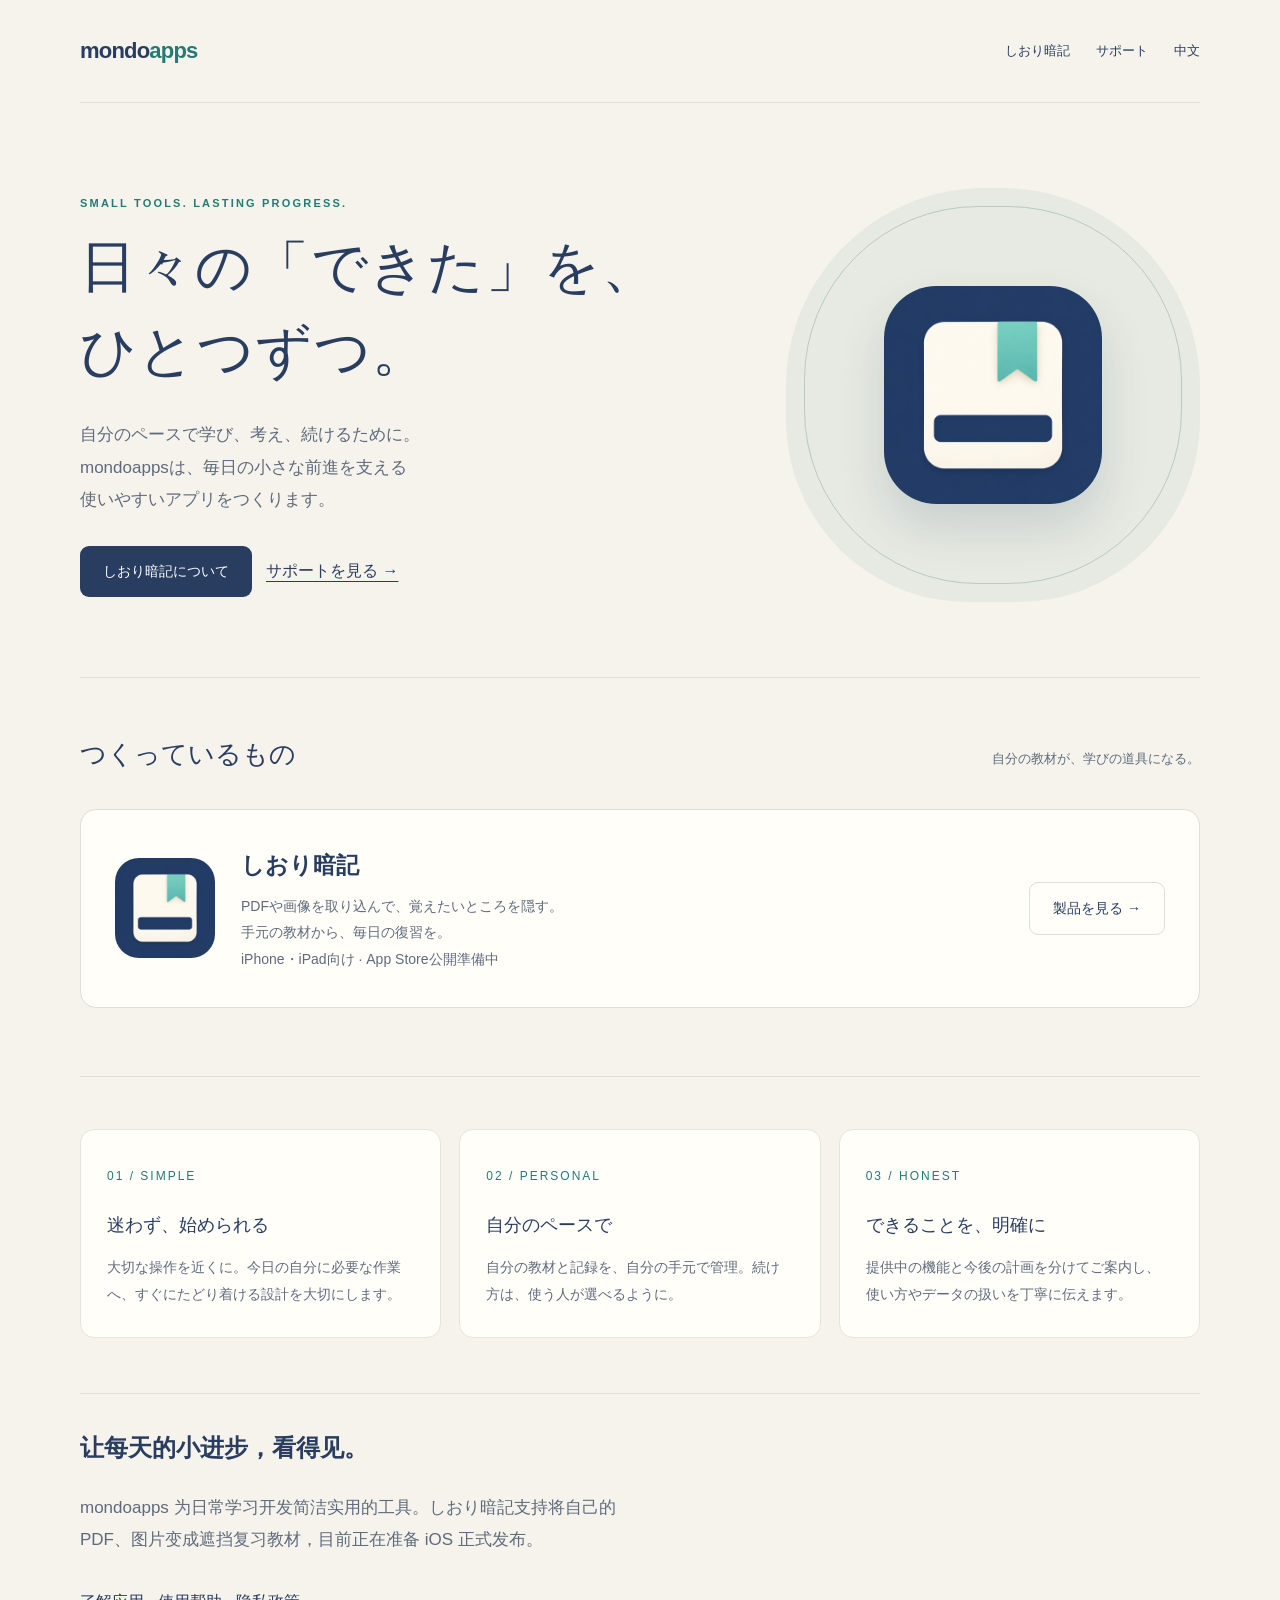
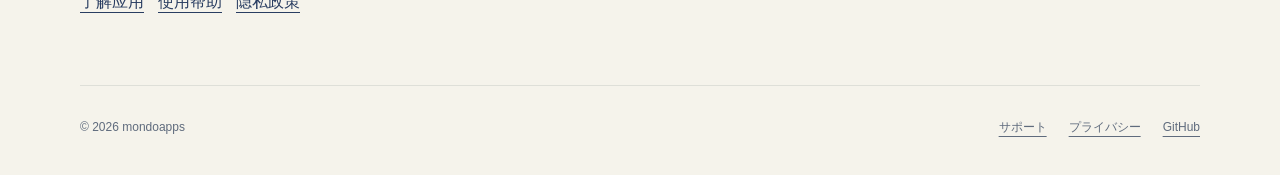
<file: index.html>
<!doctype html><html lang="ja"><head><meta charset="utf-8"><meta name="viewport" content="width=device-width,initial-scale=1"><title>mondoapps — 日々の「できた」を、ひとつずつ。</title><meta name="description" content="日々の学びに寄り添う、小さく使いやすいアプリ。しおり暗記の製品情報、サポート、プライバシーポリシー。"><meta name="theme-color" content="#f5f3eb"><link rel="icon" href="assets/shiori-study-icon.png"><link rel="stylesheet" href="assets/site.css"><link rel="canonical" href="https://mondoapps.github.io/"></head><body><div class="wrap"><header><a class="wordmark" href="index.html">mondo<span>apps</span></a><nav aria-label="メイン"><a href="shiori-study/">しおり暗記</a><a href="shiori-study/support.html">サポート</a><a href="#zh" lang="zh-Hans">中文</a></nav></header><main><section class="hero"><div><p class="eyebrow">Small tools. Lasting progress.</p><h1>日々の「できた」を、<br>ひとつずつ。</h1><p class="lead">自分のペースで学び、考え、続けるために。<br>mondoappsは、毎日の小さな前進を支える<br>使いやすいアプリをつくります。</p><div class="actions"><a class="button" href="shiori-study/">しおり暗記について</a><a href="shiori-study/support.html">サポートを見る →</a></div></div><div class="app-art"><img src="assets/shiori-study-icon.png" alt="しおり暗記のアイコン。紺色の背景に白い教材と緑のしおり" width="1024" height="1024"></div></section><section class="section"><div class="section-top"><h2>つくっているもの</h2><p>自分の教材が、学びの道具になる。</p></div><article class="product"><img src="assets/shiori-study-icon.png" alt="しおり暗記" width="1024" height="1024"><div><h3>しおり暗記</h3><p>PDFや画像を取り込んで、覚えたいところを隠す。<br>手元の教材から、毎日の復習を。</p><p class="small">iPhone・iPad向け · App Store公開準備中</p></div><a class="button secondary" href="shiori-study/">製品を見る →</a></article></section><section class="section"><div class="cards"><article class="card"><span class="number">01 / SIMPLE</span><h3>迷わず、始められる</h3><p>大切な操作を近くに。今日の自分に必要な作業へ、すぐにたどり着ける設計を大切にします。</p></article><article class="card"><span class="number">02 / PERSONAL</span><h3>自分のペースで</h3><p>自分の教材と記録を、自分の手元で管理。続け方は、使う人が選べるように。</p></article><article class="card"><span class="number">03 / HONEST</span><h3>できることを、明確に</h3><p>提供中の機能と今後の計画を分けてご案内し、使い方やデータの扱いを丁寧に伝えます。</p></article></div><div class="zh" id="zh" lang="zh-Hans"><h2>让每天的小进步，看得见。</h2><p class="lead">mondoapps 为日常学习开发简洁实用的工具。しおり暗記支持将自己的 PDF、图片变成遮挡复习教材，目前正在准备 iOS 正式发布。</p><div class="actions"><a href="shiori-study/#zh">了解应用</a><a href="shiori-study/support.html#zh">使用帮助</a><a href="shiori-study/privacy.html#zh">隐私政策</a></div></div></section></main><footer class="footer"><span>© 2026 mondoapps</span><div class="footer-links"><a href="shiori-study/support.html">サポート</a><a href="shiori-study/privacy.html">プライバシー</a><a href="https://github.com/mondoapps" rel="noopener noreferrer">GitHub</a></div></footer></div></body></html>
</file>
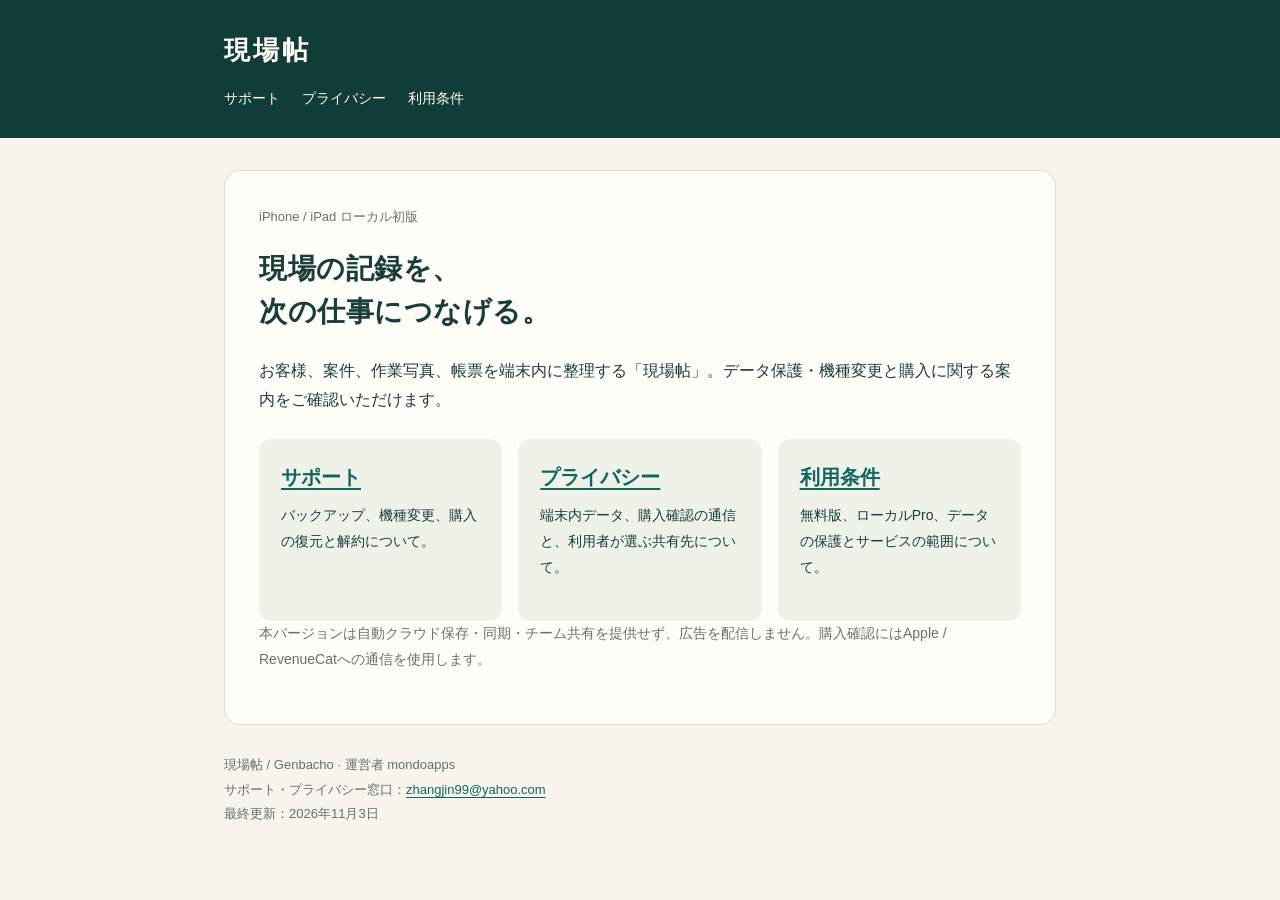
<file: genbacho/index.html>
<!doctype html>
<html lang="ja"><head><meta charset="utf-8"><meta name="viewport" content="width=device-width, initial-scale=1"><meta name="description" content="現場帖のローカル初版に関するサポート、プライバシーと利用条件のご案内。"><title>サポートとご案内 | 現場帖</title><link rel="stylesheet" href="assets/style.css"></head><body><header><div class="wrap"><a class="brand" href="index.html">現場帖</a><nav aria-label="メインナビゲーション"><a href="support.html">サポート</a><a href="privacy.html">プライバシー</a><a href="terms.html">利用条件</a></nav></div></header><main class="wrap"><article><p class="eyebrow">iPhone / iPad ローカル初版</p><h1>現場の記録を、<br>次の仕事につなげる。</h1><p>お客様、案件、作業写真、帳票を端末内に整理する「現場帖」。データ保護・機種変更と購入に関する案内をご確認いただけます。</p><div class="cards"><section class="card"><h2><a href="support.html">サポート</a></h2><p>バックアップ、機種変更、購入の復元と解約について。</p></section><section class="card"><h2><a href="privacy.html">プライバシー</a></h2><p>端末内データ、購入確認の通信と、利用者が選ぶ共有先について。</p></section><section class="card"><h2><a href="terms.html">利用条件</a></h2><p>無料版、ローカルPro、データの保護とサービスの範囲について。</p></section></div><p class="note">本バージョンは自動クラウド保存・同期・チーム共有を提供せず、広告を配信しません。購入確認にはApple / RevenueCatへの通信を使用します。</p></article><footer>現場帖 / Genbacho · 運営者 mondoapps<br>サポート・プライバシー窓口：<a href="mailto:zhangjin99@yahoo.com">zhangjin99@yahoo.com</a><br>最終更新：2026年11月3日</footer></main></body></html>
</file>
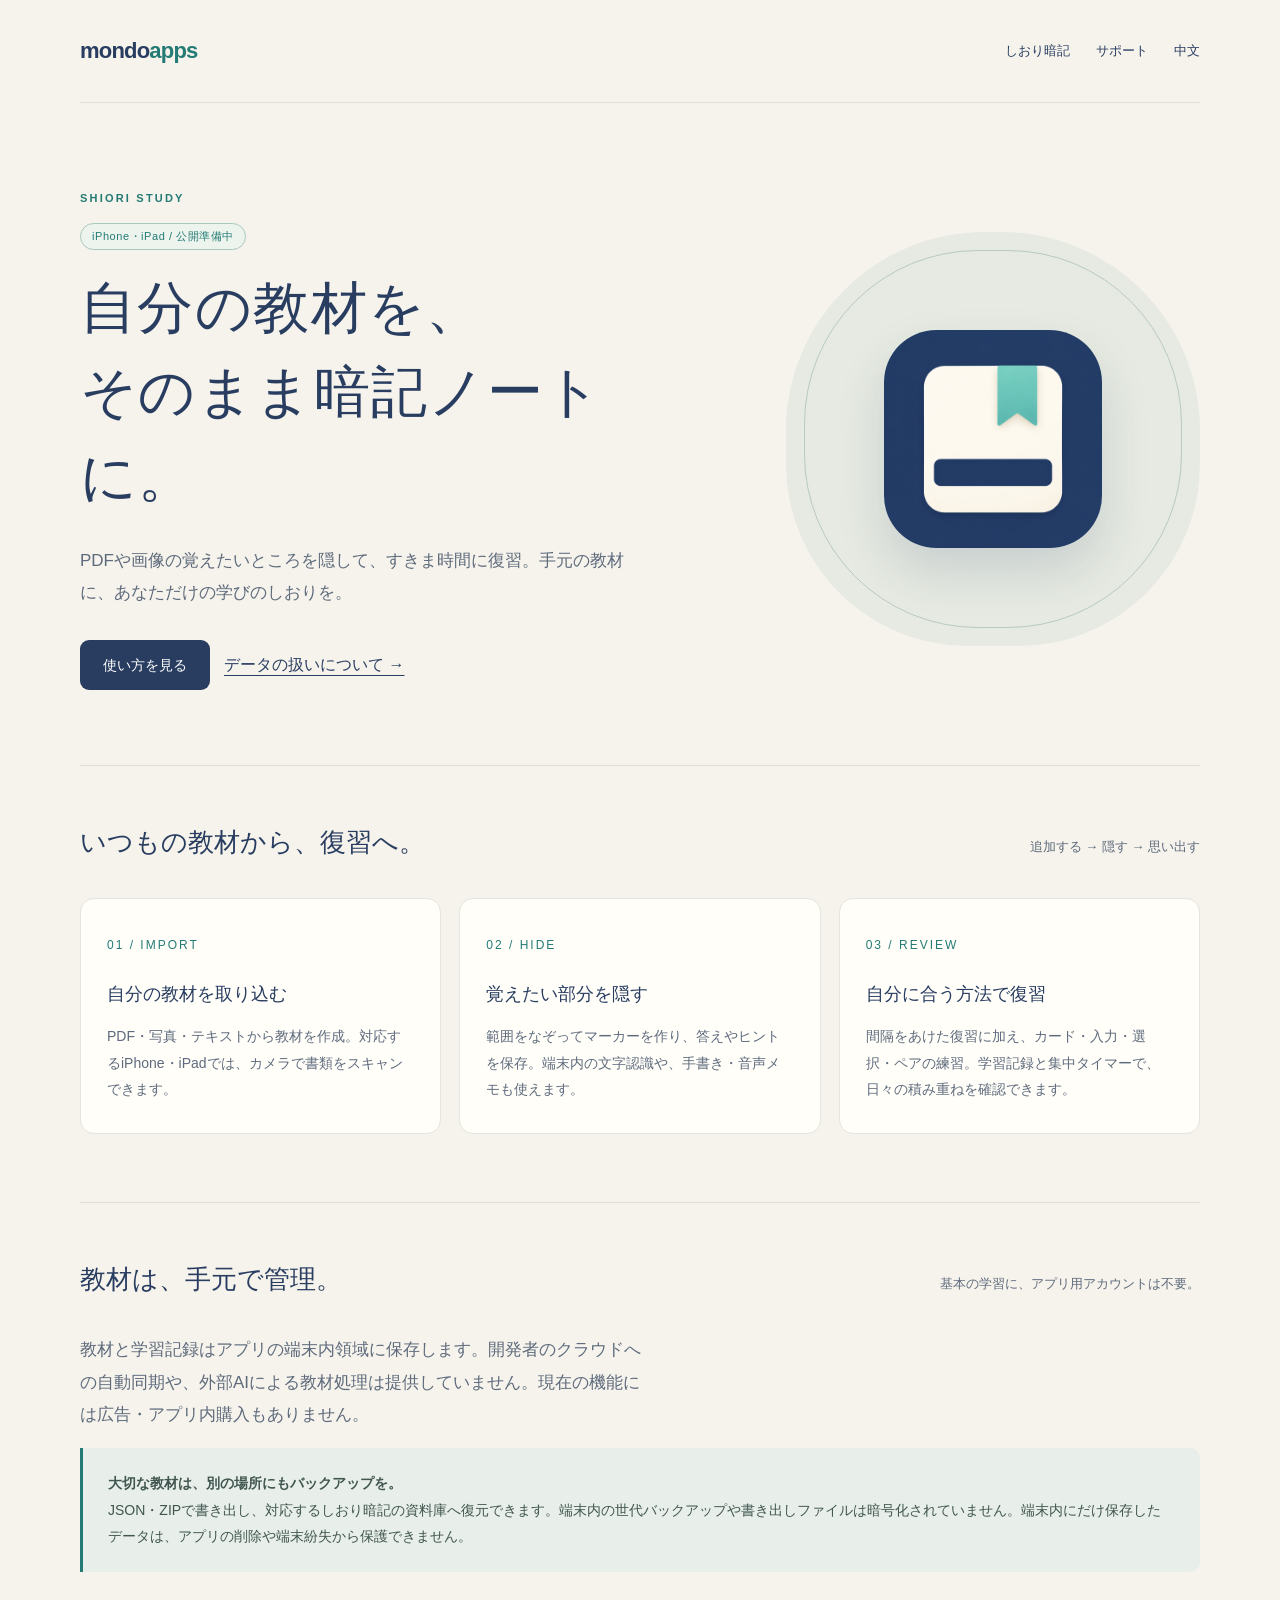
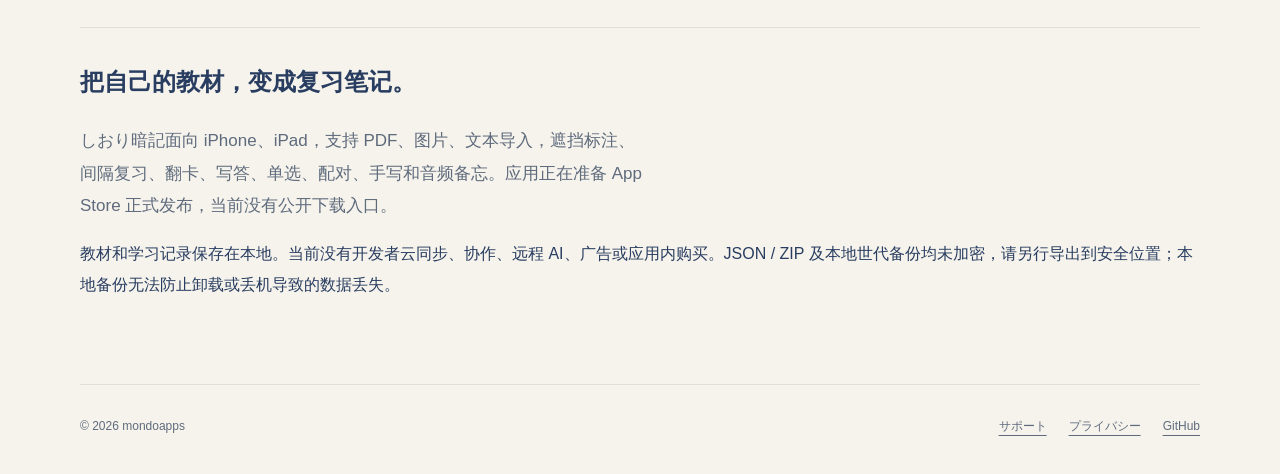
<file: shiori-study/index.html>
<!doctype html><html lang="ja"><head><meta charset="utf-8"><meta name="viewport" content="width=device-width,initial-scale=1"><title>しおり暗記 — 自分の教材を、そのまま暗記ノートに。</title><meta name="description" content="PDF・画像を隠し、カードや入力で復習。教材、手書き、音声メモ、学習記録を端末内で管理。"><meta name="theme-color" content="#f5f3eb"><link rel="icon" href="../assets/shiori-study-icon.png"><link rel="stylesheet" href="../assets/site.css"><link rel="canonical" href="https://mondoapps.github.io/shiori-study/"></head><body><div class="wrap"><header><a class="wordmark" href="../index.html">mondo<span>apps</span></a><nav aria-label="メイン"><a href="../shiori-study/">しおり暗記</a><a href="../shiori-study/support.html">サポート</a><a href="#zh" lang="zh-Hans">中文</a></nav></header><main><section class="hero"><div><p class="eyebrow">Shiori Study</p><span class="badge">iPhone・iPad / 公開準備中</span><h1>自分の教材を、<br>そのまま暗記ノートに。</h1><p class="lead">PDFや画像の覚えたいところを隠して、すきま時間に復習。手元の教材に、あなただけの学びのしおりを。</p><div class="actions"><a class="button" href="support.html">使い方を見る</a><a href="privacy.html">データの扱いについて →</a></div></div><div class="app-art"><img src="../assets/shiori-study-icon.png" alt="しおり暗記のアプリアイコン" width="1024" height="1024"></div></section><section class="section"><div class="section-top"><h2>いつもの教材から、復習へ。</h2><p>追加する → 隠す → 思い出す</p></div><div class="cards"><article class="card"><span class="number">01 / IMPORT</span><h3>自分の教材を取り込む</h3><p>PDF・写真・テキストから教材を作成。対応するiPhone・iPadでは、カメラで書類をスキャンできます。</p></article><article class="card"><span class="number">02 / HIDE</span><h3>覚えたい部分を隠す</h3><p>範囲をなぞってマーカーを作り、答えやヒントを保存。端末内の文字認識や、手書き・音声メモも使えます。</p></article><article class="card"><span class="number">03 / REVIEW</span><h3>自分に合う方法で復習</h3><p>間隔をあけた復習に加え、カード・入力・選択・ペアの練習。学習記録と集中タイマーで、日々の積み重ねを確認できます。</p></article></div></section><section class="section"><div class="section-top"><h2>教材は、手元で管理。</h2><p>基本の学習に、アプリ用アカウントは不要。</p></div><p class="lead">教材と学習記録はアプリの端末内領域に保存します。開発者のクラウドへの自動同期や、外部AIによる教材処理は提供していません。現在の機能には広告・アプリ内購入もありません。</p><div class="notice"><p><strong>大切な教材は、別の場所にもバックアップを。</strong><br>JSON・ZIPで書き出し、対応するしおり暗記の資料庫へ復元できます。端末内の世代バックアップや書き出しファイルは暗号化されていません。端末内にだけ保存したデータは、アプリの削除や端末紛失から保護できません。</p></div><div class="zh" id="zh" lang="zh-Hans"><h2>把自己的教材，变成复习笔记。</h2><p class="lead">しおり暗記面向 iPhone、iPad，支持 PDF、图片、文本导入，遮挡标注、间隔复习、翻卡、写答、单选、配对、手写和音频备忘。应用正在准备 App Store 正式发布，当前没有公开下载入口。</p><p>教材和学习记录保存在本地。当前没有开发者云同步、协作、远程 AI、广告或应用内购买。JSON / ZIP 及本地世代备份均未加密，请另行导出到安全位置；本地备份无法防止卸载或丢机导致的数据丢失。</p></div></section></main><footer class="footer"><span>© 2026 mondoapps</span><div class="footer-links"><a href="../shiori-study/support.html">サポート</a><a href="../shiori-study/privacy.html">プライバシー</a><a href="https://github.com/mondoapps" rel="noopener noreferrer">GitHub</a></div></footer></div></body></html>
</file>
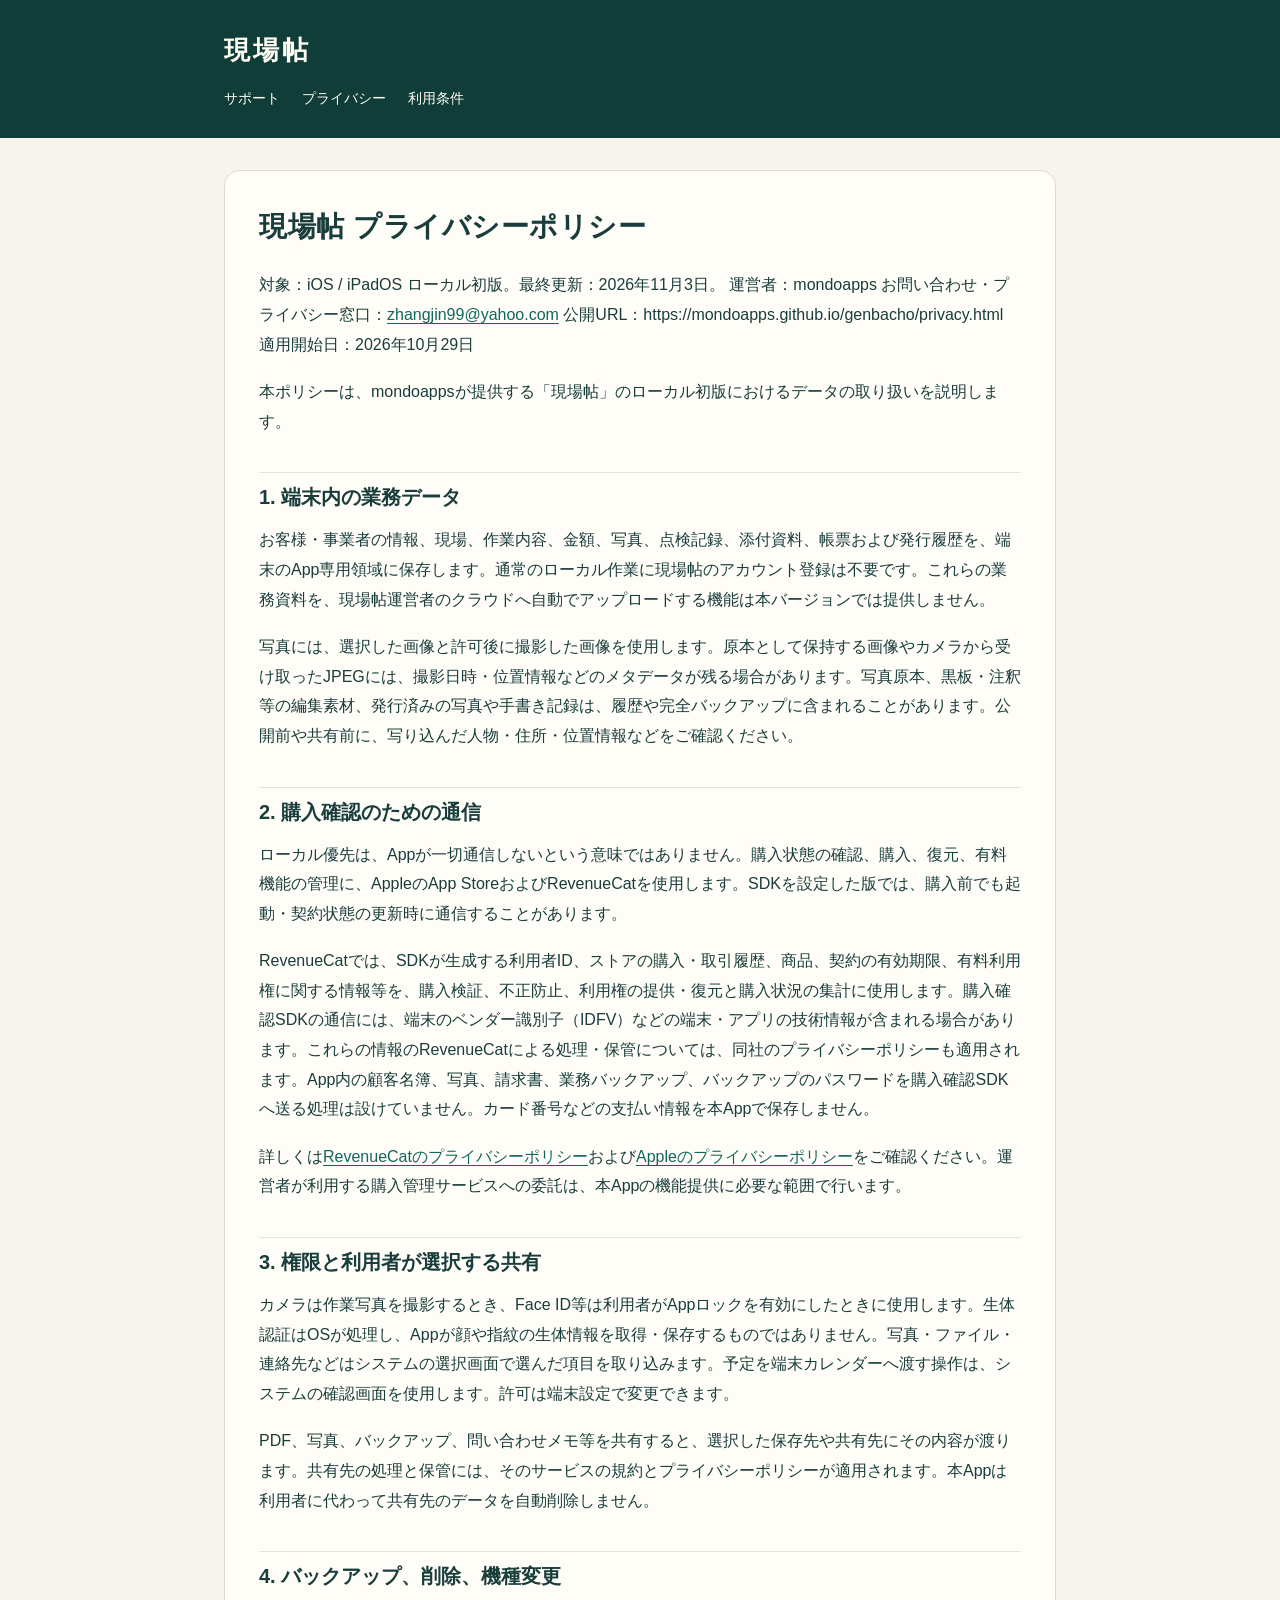
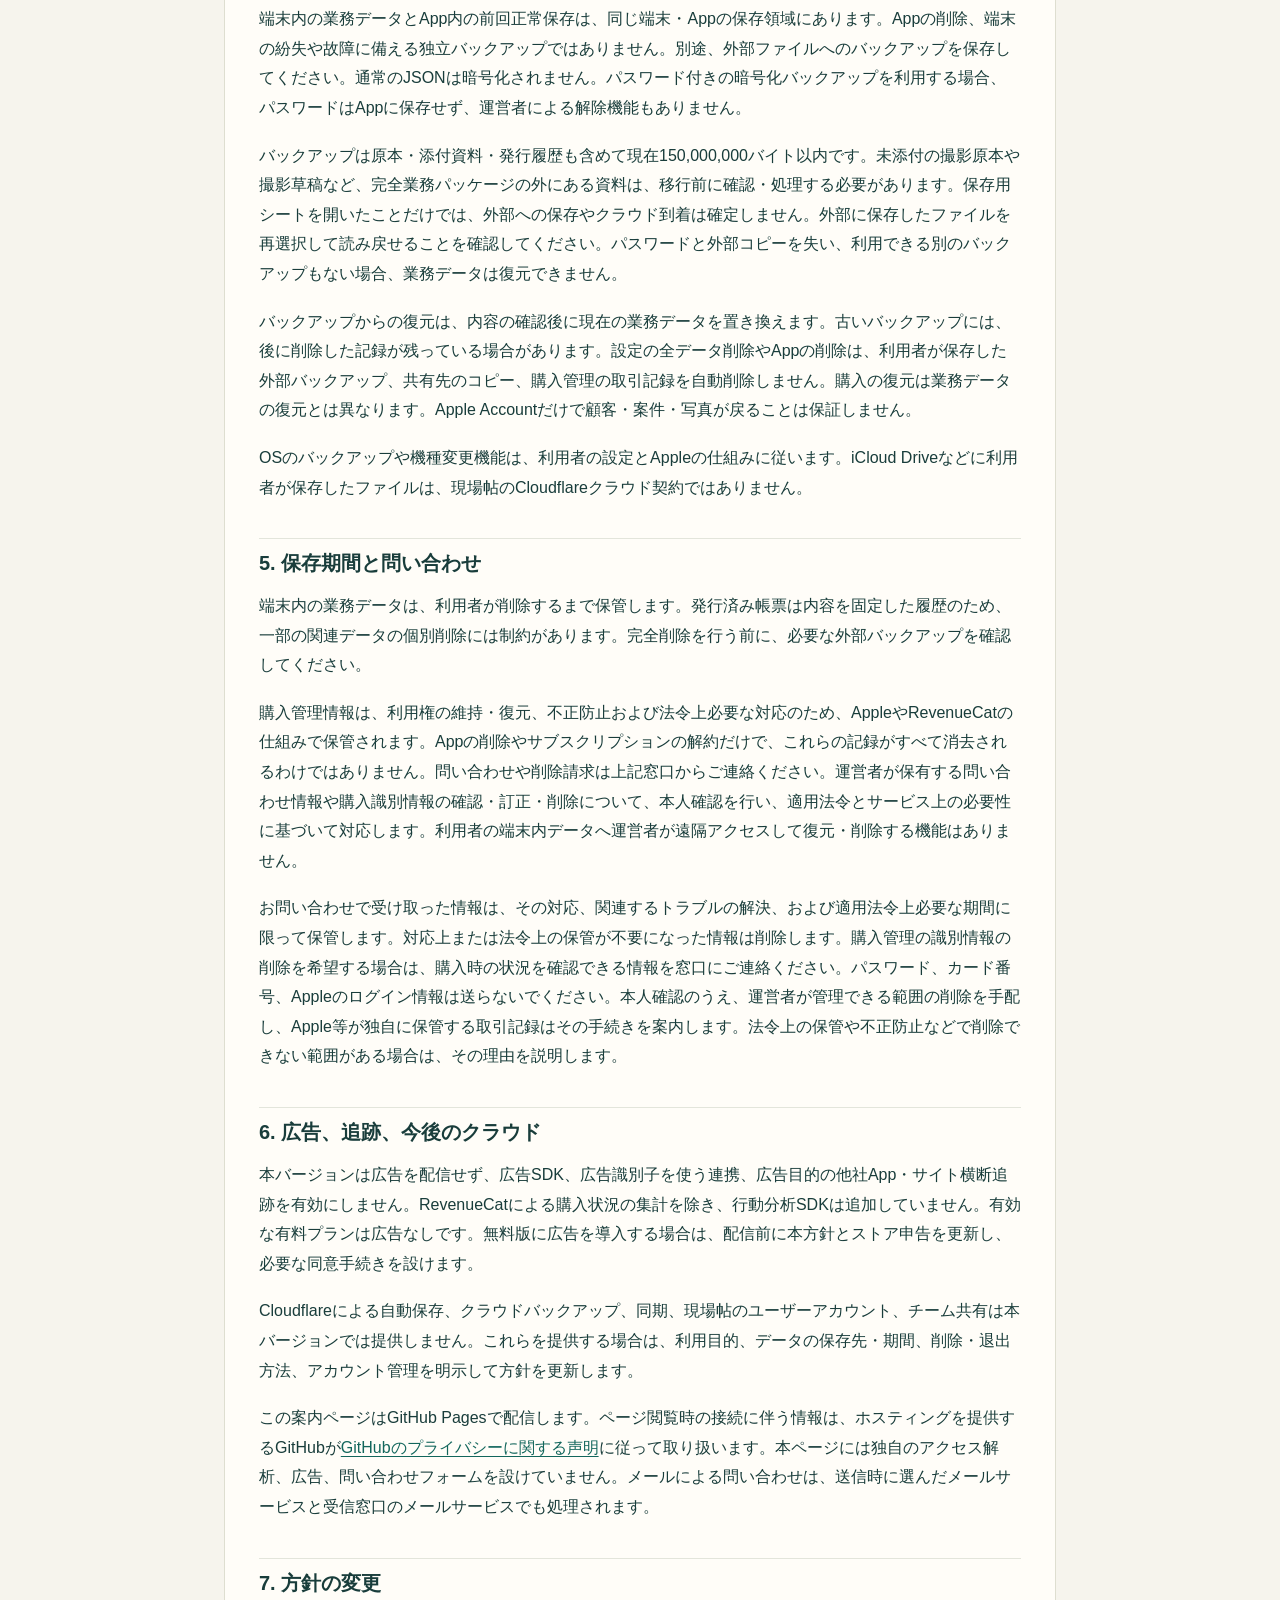
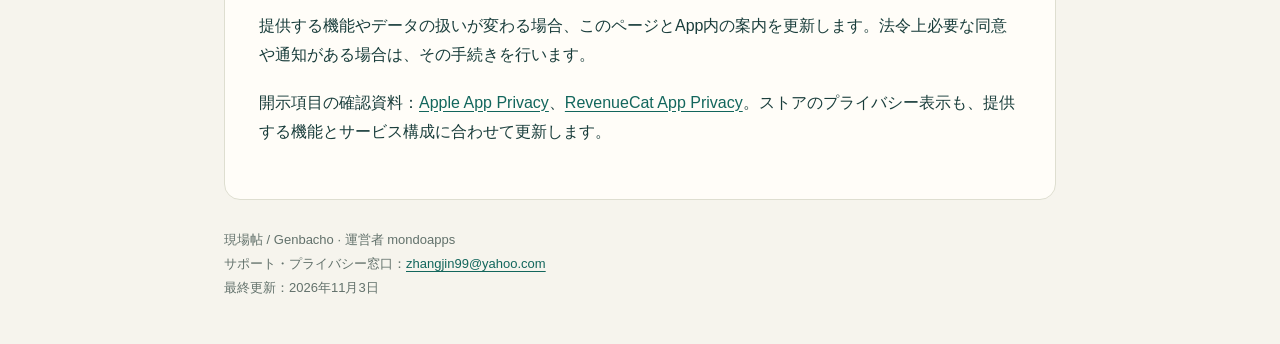
<file: genbacho/privacy.html>
<!doctype html>
<html lang="ja"><head><meta charset="utf-8"><meta name="viewport" content="width=device-width, initial-scale=1"><meta name="description" content="現場帖のローカル初版に関するサポート、プライバシーと利用条件のご案内。"><title>プライバシーポリシー | 現場帖</title><link rel="stylesheet" href="assets/style.css"></head><body><header><div class="wrap"><a class="brand" href="index.html">現場帖</a><nav aria-label="メインナビゲーション"><a href="support.html">サポート</a><a href="privacy.html">プライバシー</a><a href="terms.html">利用条件</a></nav></div></header><main class="wrap"><article><h1>現場帖 プライバシーポリシー</h1>
<p>対象：iOS / iPadOS ローカル初版。最終更新：2026年11月3日。 運営者：mondoapps お問い合わせ・プライバシー窓口：<a href="mailto:zhangjin99@yahoo.com">zhangjin99@yahoo.com</a> 公開URL：https://mondoapps.github.io/genbacho/privacy.html 適用開始日：2026年10月29日</p>
<p>本ポリシーは、mondoappsが提供する「現場帖」のローカル初版におけるデータの取り扱いを説明します。</p>
<h2>1. 端末内の業務データ</h2>
<p>お客様・事業者の情報、現場、作業内容、金額、写真、点検記録、添付資料、帳票および発行履歴を、端末のApp専用領域に保存します。通常のローカル作業に現場帖のアカウント登録は不要です。これらの業務資料を、現場帖運営者のクラウドへ自動でアップロードする機能は本バージョンでは提供しません。</p>
<p>写真には、選択した画像と許可後に撮影した画像を使用します。原本として保持する画像やカメラから受け取ったJPEGには、撮影日時・位置情報などのメタデータが残る場合があります。写真原本、黒板・注釈等の編集素材、発行済みの写真や手書き記録は、履歴や完全バックアップに含まれることがあります。公開前や共有前に、写り込んだ人物・住所・位置情報などをご確認ください。</p>
<h2>2. 購入確認のための通信</h2>
<p>ローカル優先は、Appが一切通信しないという意味ではありません。購入状態の確認、購入、復元、有料機能の管理に、AppleのApp StoreおよびRevenueCatを使用します。SDKを設定した版では、購入前でも起動・契約状態の更新時に通信することがあります。</p>
<p>RevenueCatでは、SDKが生成する利用者ID、ストアの購入・取引履歴、商品、契約の有効期限、有料利用権に関する情報等を、購入検証、不正防止、利用権の提供・復元と購入状況の集計に使用します。購入確認SDKの通信には、端末のベンダー識別子（IDFV）などの端末・アプリの技術情報が含まれる場合があります。これらの情報のRevenueCatによる処理・保管については、同社のプライバシーポリシーも適用されます。App内の顧客名簿、写真、請求書、業務バックアップ、バックアップのパスワードを購入確認SDKへ送る処理は設けていません。カード番号などの支払い情報を本Appで保存しません。</p>
<p>詳しくは<a href="https://www.revenuecat.com/privacy-policy">RevenueCatのプライバシーポリシー</a>および<a href="https://www.apple.com/legal/privacy/">Appleのプライバシーポリシー</a>をご確認ください。運営者が利用する購入管理サービスへの委託は、本Appの機能提供に必要な範囲で行います。</p>
<h2>3. 権限と利用者が選択する共有</h2>
<p>カメラは作業写真を撮影するとき、Face ID等は利用者がAppロックを有効にしたときに使用します。生体認証はOSが処理し、Appが顔や指紋の生体情報を取得・保存するものではありません。写真・ファイル・連絡先などはシステムの選択画面で選んだ項目を取り込みます。予定を端末カレンダーへ渡す操作は、システムの確認画面を使用します。許可は端末設定で変更できます。</p>
<p>PDF、写真、バックアップ、問い合わせメモ等を共有すると、選択した保存先や共有先にその内容が渡ります。共有先の処理と保管には、そのサービスの規約とプライバシーポリシーが適用されます。本Appは利用者に代わって共有先のデータを自動削除しません。</p>
<h2>4. バックアップ、削除、機種変更</h2>
<p>端末内の業務データとApp内の前回正常保存は、同じ端末・Appの保存領域にあります。Appの削除、端末の紛失や故障に備える独立バックアップではありません。別途、外部ファイルへのバックアップを保存してください。通常のJSONは暗号化されません。パスワード付きの暗号化バックアップを利用する場合、パスワードはAppに保存せず、運営者による解除機能もありません。</p>
<p>バックアップは原本・添付資料・発行履歴も含めて現在150,000,000バイト以内です。未添付の撮影原本や撮影草稿など、完全業務パッケージの外にある資料は、移行前に確認・処理する必要があります。保存用シートを開いたことだけでは、外部への保存やクラウド到着は確定しません。外部に保存したファイルを再選択して読み戻せることを確認してください。パスワードと外部コピーを失い、利用できる別のバックアップもない場合、業務データは復元できません。</p>
<p>バックアップからの復元は、内容の確認後に現在の業務データを置き換えます。古いバックアップには、後に削除した記録が残っている場合があります。設定の全データ削除やAppの削除は、利用者が保存した外部バックアップ、共有先のコピー、購入管理の取引記録を自動削除しません。購入の復元は業務データの復元とは異なります。Apple Accountだけで顧客・案件・写真が戻ることは保証しません。</p>
<p>OSのバックアップや機種変更機能は、利用者の設定とAppleの仕組みに従います。iCloud Driveなどに利用者が保存したファイルは、現場帖のCloudflareクラウド契約ではありません。</p>
<h2>5. 保存期間と問い合わせ</h2>
<p>端末内の業務データは、利用者が削除するまで保管します。発行済み帳票は内容を固定した履歴のため、一部の関連データの個別削除には制約があります。完全削除を行う前に、必要な外部バックアップを確認してください。</p>
<p>購入管理情報は、利用権の維持・復元、不正防止および法令上必要な対応のため、AppleやRevenueCatの仕組みで保管されます。Appの削除やサブスクリプションの解約だけで、これらの記録がすべて消去されるわけではありません。問い合わせや削除請求は上記窓口からご連絡ください。運営者が保有する問い合わせ情報や購入識別情報の確認・訂正・削除について、本人確認を行い、適用法令とサービス上の必要性に基づいて対応します。利用者の端末内データへ運営者が遠隔アクセスして復元・削除する機能はありません。</p>
<p>お問い合わせで受け取った情報は、その対応、関連するトラブルの解決、および適用法令上必要な期間に限って保管します。対応上または法令上の保管が不要になった情報は削除します。購入管理の識別情報の削除を希望する場合は、購入時の状況を確認できる情報を窓口にご連絡ください。パスワード、カード番号、Appleのログイン情報は送らないでください。本人確認のうえ、運営者が管理できる範囲の削除を手配し、Apple等が独自に保管する取引記録はその手続きを案内します。法令上の保管や不正防止などで削除できない範囲がある場合は、その理由を説明します。</p>
<h2>6. 広告、追跡、今後のクラウド</h2>
<p>本バージョンは広告を配信せず、広告SDK、広告識別子を使う連携、広告目的の他社App・サイト横断追跡を有効にしません。RevenueCatによる購入状況の集計を除き、行動分析SDKは追加していません。有効な有料プランは広告なしです。無料版に広告を導入する場合は、配信前に本方針とストア申告を更新し、必要な同意手続きを設けます。</p>
<p>Cloudflareによる自動保存、クラウドバックアップ、同期、現場帖のユーザーアカウント、チーム共有は本バージョンでは提供しません。これらを提供する場合は、利用目的、データの保存先・期間、削除・退出方法、アカウント管理を明示して方針を更新します。</p>
<p>この案内ページはGitHub Pagesで配信します。ページ閲覧時の接続に伴う情報は、ホスティングを提供するGitHubが<a href="https://docs.github.com/en/site-policy/privacy-policies/github-general-privacy-statement">GitHubのプライバシーに関する声明</a>に従って取り扱います。本ページには独自のアクセス解析、広告、問い合わせフォームを設けていません。メールによる問い合わせは、送信時に選んだメールサービスと受信窓口のメールサービスでも処理されます。</p>
<h2>7. 方針の変更</h2>
<p>提供する機能やデータの扱いが変わる場合、このページとApp内の案内を更新します。法令上必要な同意や通知がある場合は、その手続きを行います。</p>
<p>開示項目の確認資料：<a href="https://developer.apple.com/app-store/app-privacy-details/">Apple App Privacy</a>、<a href="https://www.revenuecat.com/docs/platform-resources/apple-platform-resources/apple-app-privacy">RevenueCat App Privacy</a>。ストアのプライバシー表示も、提供する機能とサービス構成に合わせて更新します。</p></article><footer>現場帖 / Genbacho · 運営者 mondoapps<br>サポート・プライバシー窓口：<a href="mailto:zhangjin99@yahoo.com">zhangjin99@yahoo.com</a><br>最終更新：2026年11月3日</footer></main></body></html>
</file>
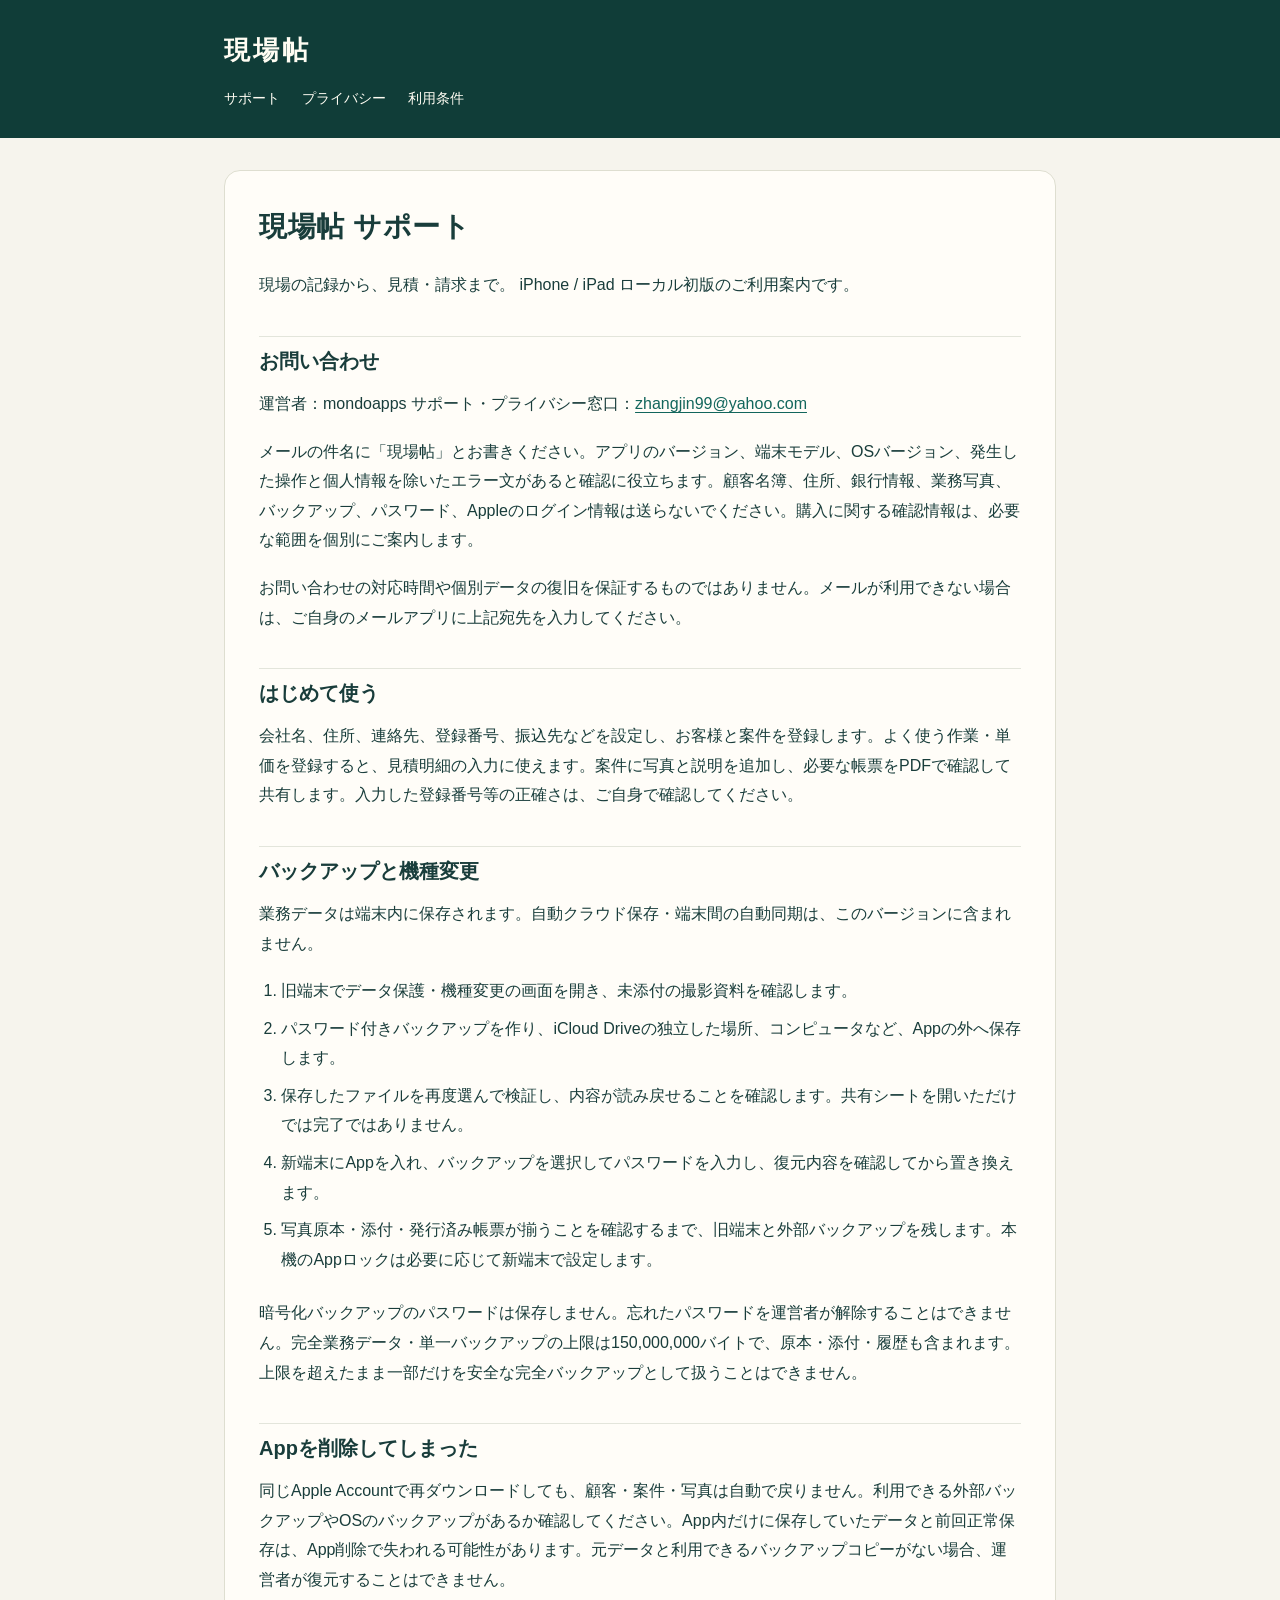
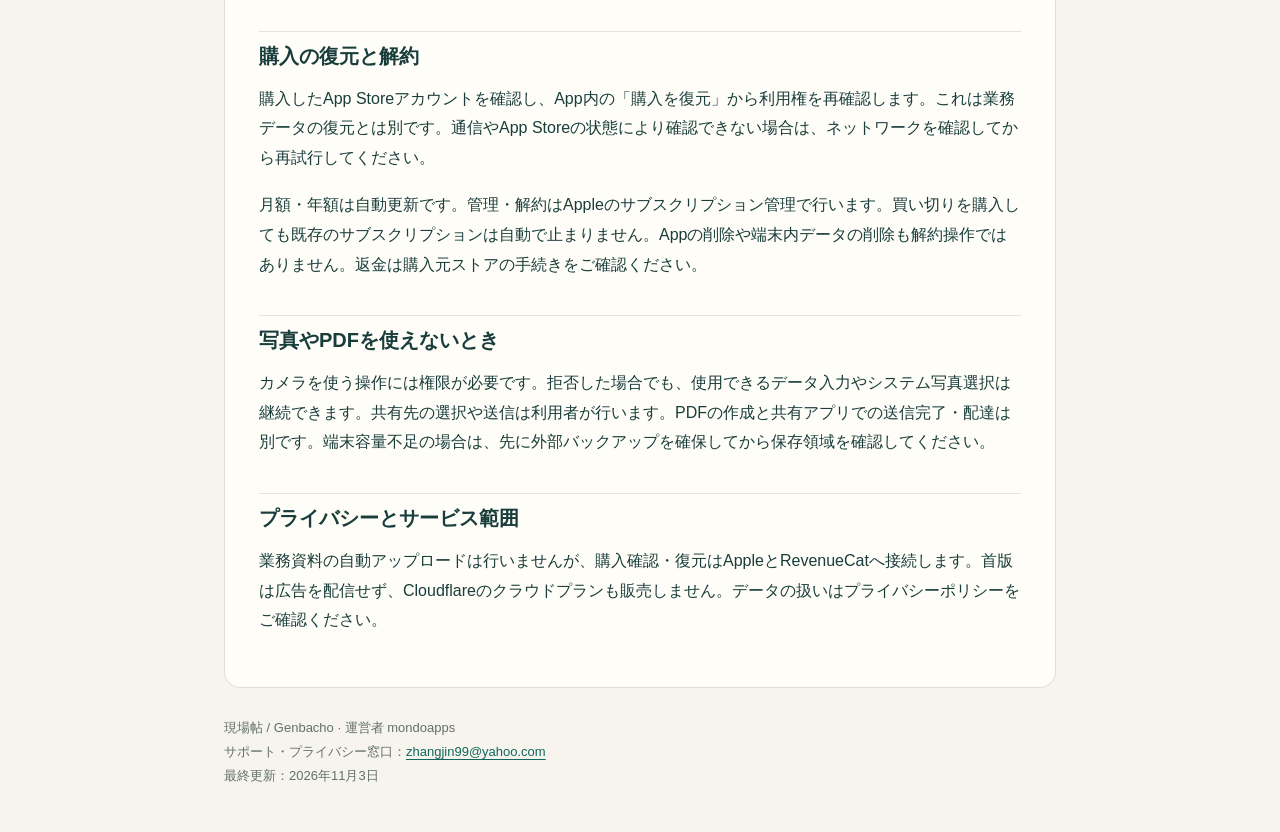
<file: genbacho/support.html>
<!doctype html>
<html lang="ja"><head><meta charset="utf-8"><meta name="viewport" content="width=device-width, initial-scale=1"><meta name="description" content="現場帖のローカル初版に関するサポート、プライバシーと利用条件のご案内。"><title>サポート | 現場帖</title><link rel="stylesheet" href="assets/style.css"></head><body><header><div class="wrap"><a class="brand" href="index.html">現場帖</a><nav aria-label="メインナビゲーション"><a href="support.html">サポート</a><a href="privacy.html">プライバシー</a><a href="terms.html">利用条件</a></nav></div></header><main class="wrap"><article><h1>現場帖 サポート</h1>
<p>現場の記録から、見積・請求まで。 iPhone / iPad ローカル初版のご利用案内です。</p>
<h2>お問い合わせ</h2>
<p>運営者：mondoapps サポート・プライバシー窓口：<a href="mailto:zhangjin99@yahoo.com">zhangjin99@yahoo.com</a></p>
<p>メールの件名に「現場帖」とお書きください。アプリのバージョン、端末モデル、OSバージョン、発生した操作と個人情報を除いたエラー文があると確認に役立ちます。顧客名簿、住所、銀行情報、業務写真、バックアップ、パスワード、Appleのログイン情報は送らないでください。購入に関する確認情報は、必要な範囲を個別にご案内します。</p>
<p>お問い合わせの対応時間や個別データの復旧を保証するものではありません。メールが利用できない場合は、ご自身のメールアプリに上記宛先を入力してください。</p>
<h2>はじめて使う</h2>
<p>会社名、住所、連絡先、登録番号、振込先などを設定し、お客様と案件を登録します。よく使う作業・単価を登録すると、見積明細の入力に使えます。案件に写真と説明を追加し、必要な帳票をPDFで確認して共有します。入力した登録番号等の正確さは、ご自身で確認してください。</p>
<h2>バックアップと機種変更</h2>
<p>業務データは端末内に保存されます。自動クラウド保存・端末間の自動同期は、このバージョンに含まれません。</p>
<ol><li>旧端末でデータ保護・機種変更の画面を開き、未添付の撮影資料を確認します。</li><li>パスワード付きバックアップを作り、iCloud Driveの独立した場所、コンピュータなど、Appの外へ保存します。</li><li>保存したファイルを再度選んで検証し、内容が読み戻せることを確認します。共有シートを開いただけでは完了ではありません。</li><li>新端末にAppを入れ、バックアップを選択してパスワードを入力し、復元内容を確認してから置き換えます。</li><li>写真原本・添付・発行済み帳票が揃うことを確認するまで、旧端末と外部バックアップを残します。本機のAppロックは必要に応じて新端末で設定します。</li></ol>
<p>暗号化バックアップのパスワードは保存しません。忘れたパスワードを運営者が解除することはできません。完全業務データ・単一バックアップの上限は150,000,000バイトで、原本・添付・履歴も含まれます。上限を超えたまま一部だけを安全な完全バックアップとして扱うことはできません。</p>
<h2>Appを削除してしまった</h2>
<p>同じApple Accountで再ダウンロードしても、顧客・案件・写真は自動で戻りません。利用できる外部バックアップやOSのバックアップがあるか確認してください。App内だけに保存していたデータと前回正常保存は、App削除で失われる可能性があります。元データと利用できるバックアップコピーがない場合、運営者が復元することはできません。</p>
<h2>購入の復元と解約</h2>
<p>購入したApp Storeアカウントを確認し、App内の「購入を復元」から利用権を再確認します。これは業務データの復元とは別です。通信やApp Storeの状態により確認できない場合は、ネットワークを確認してから再試行してください。</p>
<p>月額・年額は自動更新です。管理・解約はAppleのサブスクリプション管理で行います。買い切りを購入しても既存のサブスクリプションは自動で止まりません。Appの削除や端末内データの削除も解約操作ではありません。返金は購入元ストアの手続きをご確認ください。</p>
<h2>写真やPDFを使えないとき</h2>
<p>カメラを使う操作には権限が必要です。拒否した場合でも、使用できるデータ入力やシステム写真選択は継続できます。共有先の選択や送信は利用者が行います。PDFの作成と共有アプリでの送信完了・配達は別です。端末容量不足の場合は、先に外部バックアップを確保してから保存領域を確認してください。</p>
<h2>プライバシーとサービス範囲</h2>
<p>業務資料の自動アップロードは行いませんが、購入確認・復元はAppleとRevenueCatへ接続します。首版は広告を配信せず、Cloudflareのクラウドプランも販売しません。データの扱いはプライバシーポリシーをご確認ください。</p></article><footer>現場帖 / Genbacho · 運営者 mondoapps<br>サポート・プライバシー窓口：<a href="mailto:zhangjin99@yahoo.com">zhangjin99@yahoo.com</a><br>最終更新：2026年11月3日</footer></main></body></html>
</file>
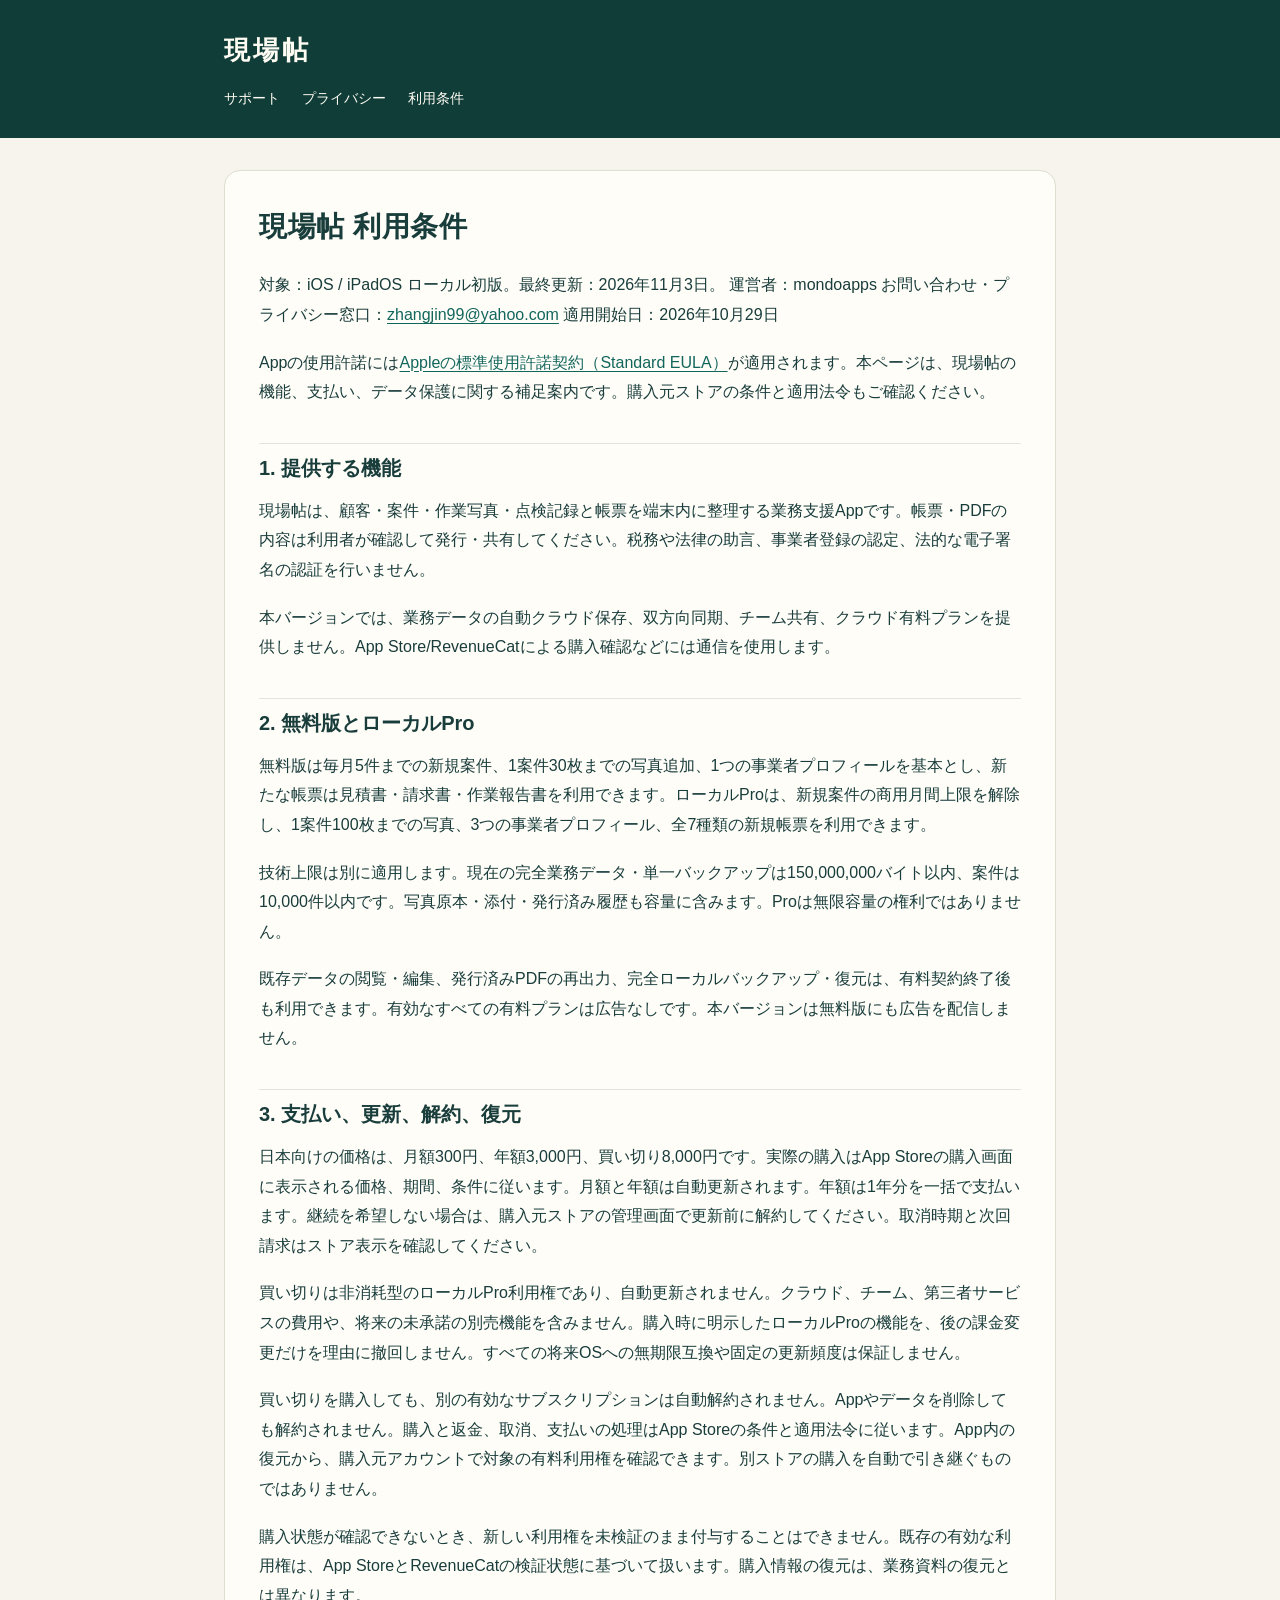
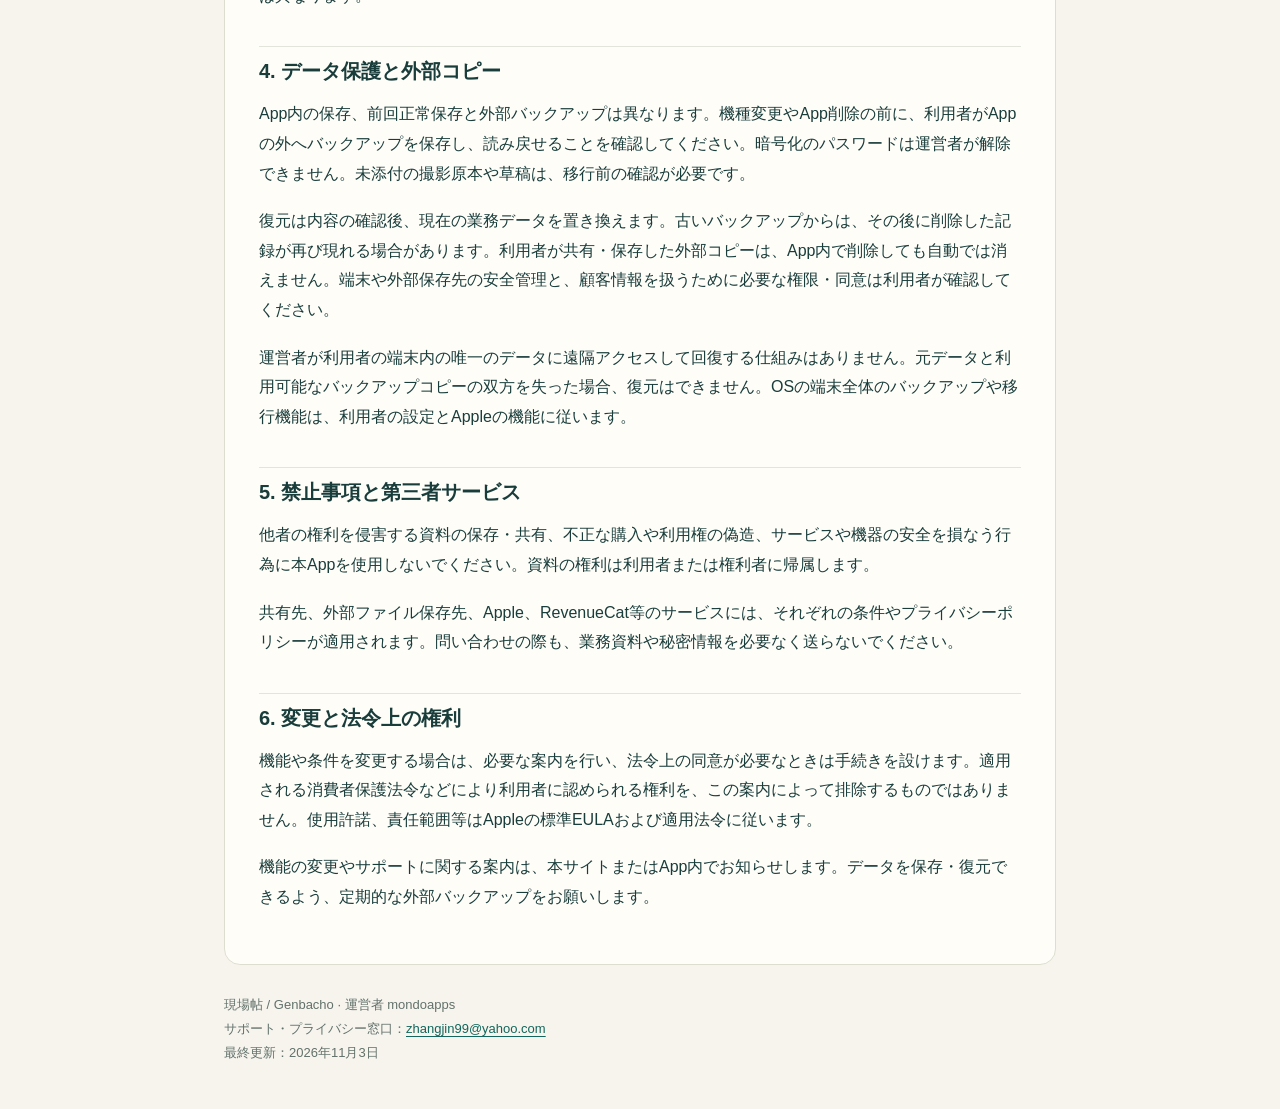
<file: genbacho/terms.html>
<!doctype html>
<html lang="ja"><head><meta charset="utf-8"><meta name="viewport" content="width=device-width, initial-scale=1"><meta name="description" content="現場帖のローカル初版に関するサポート、プライバシーと利用条件のご案内。"><title>利用条件 | 現場帖</title><link rel="stylesheet" href="assets/style.css"></head><body><header><div class="wrap"><a class="brand" href="index.html">現場帖</a><nav aria-label="メインナビゲーション"><a href="support.html">サポート</a><a href="privacy.html">プライバシー</a><a href="terms.html">利用条件</a></nav></div></header><main class="wrap"><article><h1>現場帖 利用条件</h1>
<p>対象：iOS / iPadOS ローカル初版。最終更新：2026年11月3日。 運営者：mondoapps お問い合わせ・プライバシー窓口：<a href="mailto:zhangjin99@yahoo.com">zhangjin99@yahoo.com</a> 適用開始日：2026年10月29日</p>
<p>Appの使用許諾には<a href="https://www.apple.com/legal/internet-services/itunes/dev/stdeula/">Appleの標準使用許諾契約（Standard EULA）</a>が適用されます。本ページは、現場帖の機能、支払い、データ保護に関する補足案内です。購入元ストアの条件と適用法令もご確認ください。</p>
<h2>1. 提供する機能</h2>
<p>現場帖は、顧客・案件・作業写真・点検記録と帳票を端末内に整理する業務支援Appです。帳票・PDFの内容は利用者が確認して発行・共有してください。税務や法律の助言、事業者登録の認定、法的な電子署名の認証を行いません。</p>
<p>本バージョンでは、業務データの自動クラウド保存、双方向同期、チーム共有、クラウド有料プランを提供しません。App Store/RevenueCatによる購入確認などには通信を使用します。</p>
<h2>2. 無料版とローカルPro</h2>
<p>無料版は毎月5件までの新規案件、1案件30枚までの写真追加、1つの事業者プロフィールを基本とし、新たな帳票は見積書・請求書・作業報告書を利用できます。ローカルProは、新規案件の商用月間上限を解除し、1案件100枚までの写真、3つの事業者プロフィール、全7種類の新規帳票を利用できます。</p>
<p>技術上限は別に適用します。現在の完全業務データ・単一バックアップは150,000,000バイト以内、案件は10,000件以内です。写真原本・添付・発行済み履歴も容量に含みます。Proは無限容量の権利ではありません。</p>
<p>既存データの閲覧・編集、発行済みPDFの再出力、完全ローカルバックアップ・復元は、有料契約終了後も利用できます。有効なすべての有料プランは広告なしです。本バージョンは無料版にも広告を配信しません。</p>
<h2>3. 支払い、更新、解約、復元</h2>
<p>日本向けの価格は、月額300円、年額3,000円、買い切り8,000円です。実際の購入はApp Storeの購入画面に表示される価格、期間、条件に従います。月額と年額は自動更新されます。年額は1年分を一括で支払います。継続を希望しない場合は、購入元ストアの管理画面で更新前に解約してください。取消時期と次回請求はストア表示を確認してください。</p>
<p>買い切りは非消耗型のローカルPro利用権であり、自動更新されません。クラウド、チーム、第三者サービスの費用や、将来の未承諾の別売機能を含みません。購入時に明示したローカルProの機能を、後の課金変更だけを理由に撤回しません。すべての将来OSへの無期限互換や固定の更新頻度は保証しません。</p>
<p>買い切りを購入しても、別の有効なサブスクリプションは自動解約されません。Appやデータを削除しても解約されません。購入と返金、取消、支払いの処理はApp Storeの条件と適用法令に従います。App内の復元から、購入元アカウントで対象の有料利用権を確認できます。別ストアの購入を自動で引き継ぐものではありません。</p>
<p>購入状態が確認できないとき、新しい利用権を未検証のまま付与することはできません。既存の有効な利用権は、App StoreとRevenueCatの検証状態に基づいて扱います。購入情報の復元は、業務資料の復元とは異なります。</p>
<h2>4. データ保護と外部コピー</h2>
<p>App内の保存、前回正常保存と外部バックアップは異なります。機種変更やApp削除の前に、利用者がAppの外へバックアップを保存し、読み戻せることを確認してください。暗号化のパスワードは運営者が解除できません。未添付の撮影原本や草稿は、移行前の確認が必要です。</p>
<p>復元は内容の確認後、現在の業務データを置き換えます。古いバックアップからは、その後に削除した記録が再び現れる場合があります。利用者が共有・保存した外部コピーは、App内で削除しても自動では消えません。端末や外部保存先の安全管理と、顧客情報を扱うために必要な権限・同意は利用者が確認してください。</p>
<p>運営者が利用者の端末内の唯一のデータに遠隔アクセスして回復する仕組みはありません。元データと利用可能なバックアップコピーの双方を失った場合、復元はできません。OSの端末全体のバックアップや移行機能は、利用者の設定とAppleの機能に従います。</p>
<h2>5. 禁止事項と第三者サービス</h2>
<p>他者の権利を侵害する資料の保存・共有、不正な購入や利用権の偽造、サービスや機器の安全を損なう行為に本Appを使用しないでください。資料の権利は利用者または権利者に帰属します。</p>
<p>共有先、外部ファイル保存先、Apple、RevenueCat等のサービスには、それぞれの条件やプライバシーポリシーが適用されます。問い合わせの際も、業務資料や秘密情報を必要なく送らないでください。</p>
<h2>6. 変更と法令上の権利</h2>
<p>機能や条件を変更する場合は、必要な案内を行い、法令上の同意が必要なときは手続きを設けます。適用される消費者保護法令などにより利用者に認められる権利を、この案内によって排除するものではありません。使用許諾、責任範囲等はAppleの標準EULAおよび適用法令に従います。</p>
<p>機能の変更やサポートに関する案内は、本サイトまたはApp内でお知らせします。データを保存・復元できるよう、定期的な外部バックアップをお願いします。</p></article><footer>現場帖 / Genbacho · 運営者 mondoapps<br>サポート・プライバシー窓口：<a href="mailto:zhangjin99@yahoo.com">zhangjin99@yahoo.com</a><br>最終更新：2026年11月3日</footer></main></body></html>
</file>
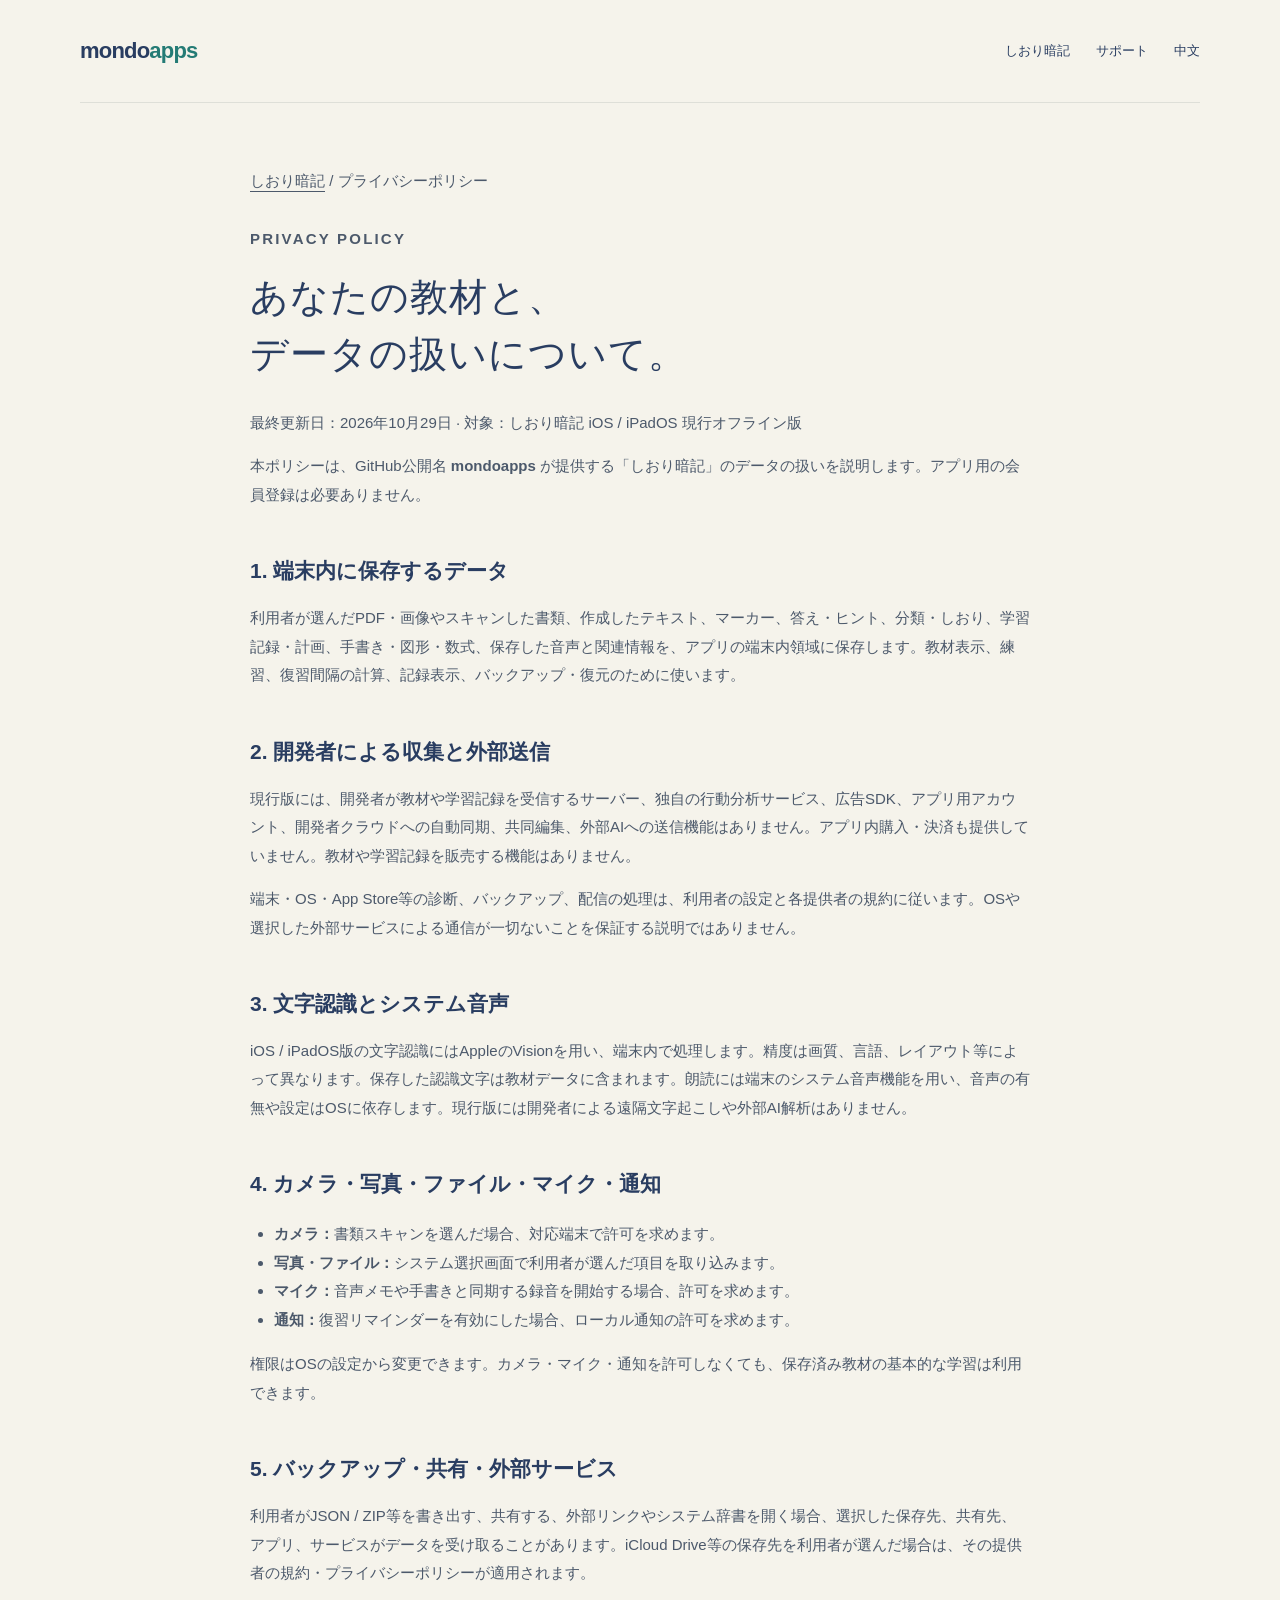
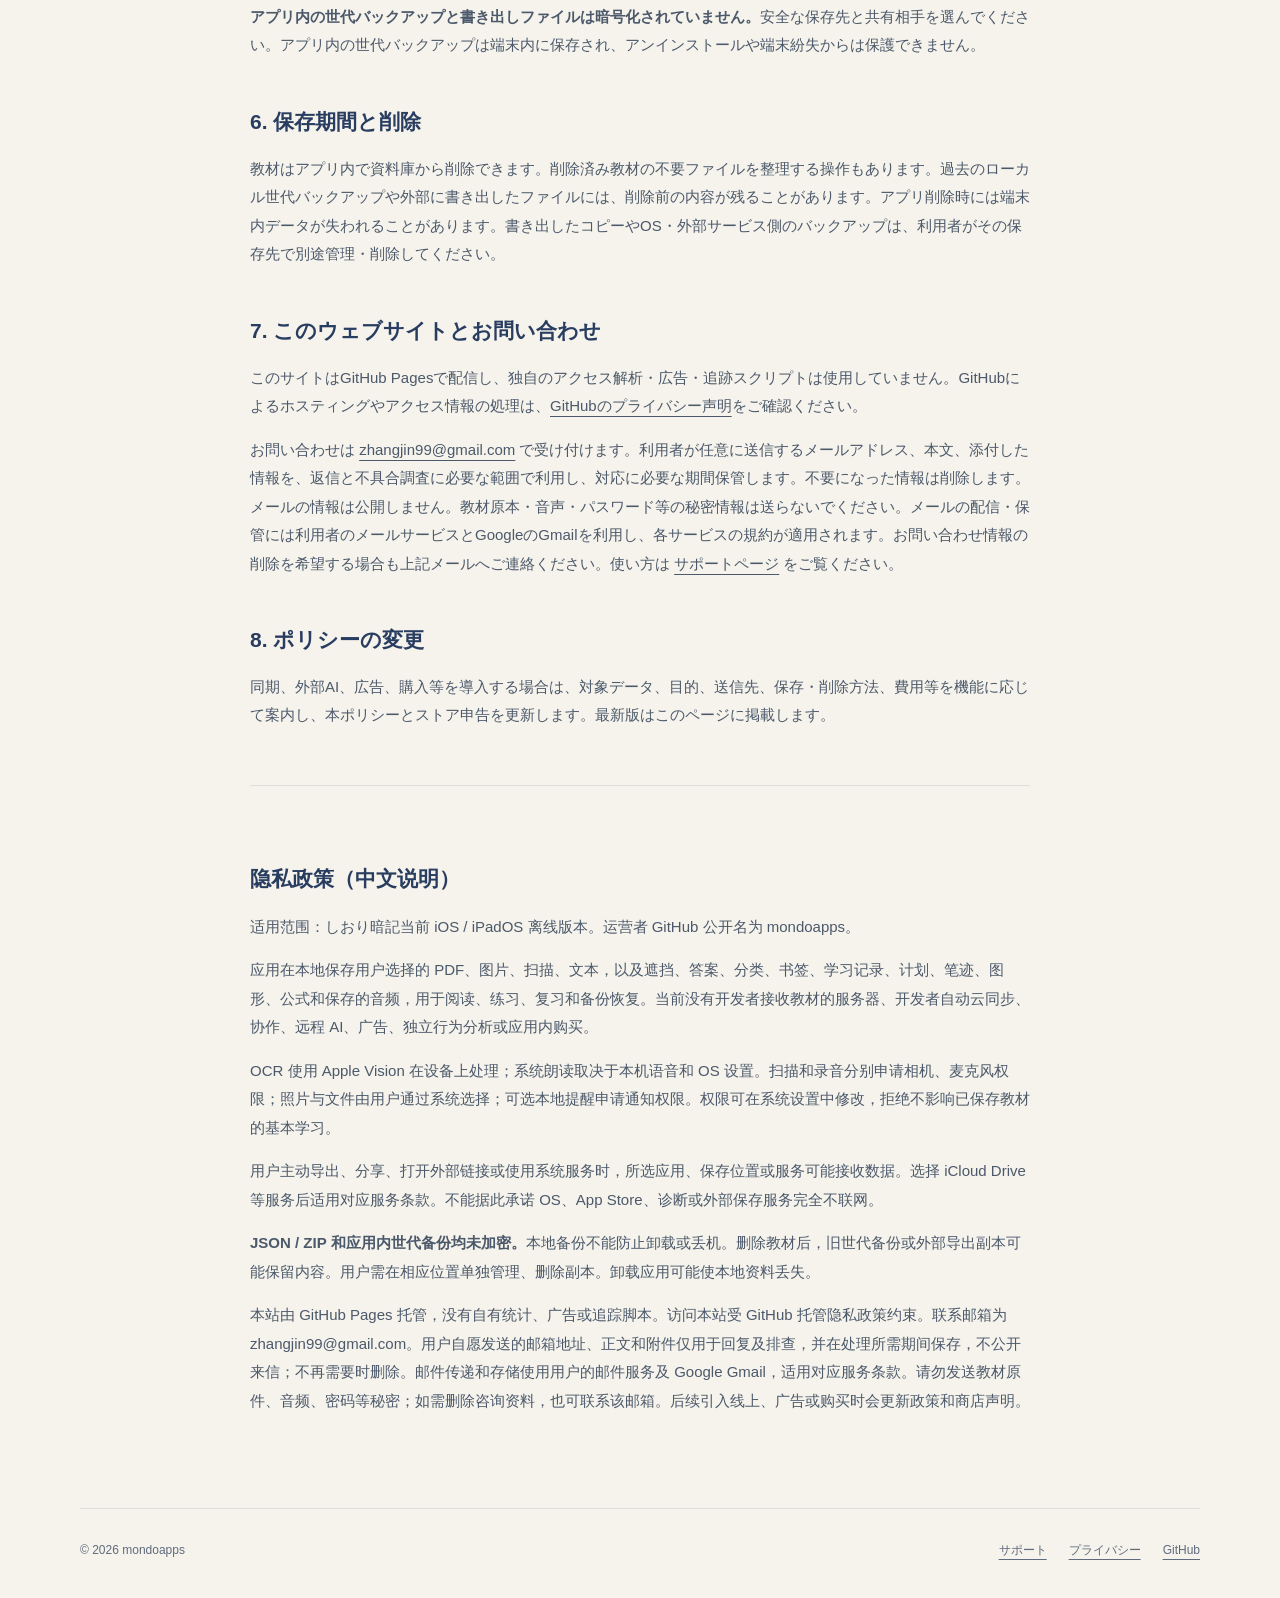
<file: shiori-study/privacy.html>
<!doctype html><html lang="ja"><head><meta charset="utf-8"><meta name="viewport" content="width=device-width,initial-scale=1"><title>プライバシーポリシー — しおり暗記 | mondoapps</title><meta name="description" content="しおり暗記の端末内データ、OCR、権限、バックアップ、外部サービスと削除について。"><meta name="theme-color" content="#f5f3eb"><link rel="icon" href="../assets/shiori-study-icon.png"><link rel="stylesheet" href="../assets/site.css"><link rel="canonical" href="https://mondoapps.github.io/shiori-study/privacy.html"></head><body><div class="wrap"><header><a class="wordmark" href="../index.html">mondo<span>apps</span></a><nav aria-label="メイン"><a href="../shiori-study/">しおり暗記</a><a href="../shiori-study/support.html">サポート</a><a href="#zh" lang="zh-Hans">中文</a></nav></header><main class="document"><p class="crumb"><a href="./">しおり暗記</a> / プライバシーポリシー</p><p class="eyebrow">Privacy policy</p><h1>あなたの教材と、<br>データの扱いについて。</h1><p class="date">最終更新日：2026年10月29日 · 対象：しおり暗記 iOS / iPadOS 現行オフライン版</p><p>本ポリシーは、GitHub公開名 <strong>mondoapps</strong> が提供する「しおり暗記」のデータの扱いを説明します。アプリ用の会員登録は必要ありません。</p><h2>1. 端末内に保存するデータ</h2><p>利用者が選んだPDF・画像やスキャンした書類、作成したテキスト、マーカー、答え・ヒント、分類・しおり、学習記録・計画、手書き・図形・数式、保存した音声と関連情報を、アプリの端末内領域に保存します。教材表示、練習、復習間隔の計算、記録表示、バックアップ・復元のために使います。</p><h2>2. 開発者による収集と外部送信</h2><p>現行版には、開発者が教材や学習記録を受信するサーバー、独自の行動分析サービス、広告SDK、アプリ用アカウント、開発者クラウドへの自動同期、共同編集、外部AIへの送信機能はありません。アプリ内購入・決済も提供していません。教材や学習記録を販売する機能はありません。</p><p>端末・OS・App Store等の診断、バックアップ、配信の処理は、利用者の設定と各提供者の規約に従います。OSや選択した外部サービスによる通信が一切ないことを保証する説明ではありません。</p><h2>3. 文字認識とシステム音声</h2><p>iOS / iPadOS版の文字認識にはAppleのVisionを用い、端末内で処理します。精度は画質、言語、レイアウト等によって異なります。保存した認識文字は教材データに含まれます。朗読には端末のシステム音声機能を用い、音声の有無や設定はOSに依存します。現行版には開発者による遠隔文字起こしや外部AI解析はありません。</p><h2>4. カメラ・写真・ファイル・マイク・通知</h2><ul><li><strong>カメラ：</strong>書類スキャンを選んだ場合、対応端末で許可を求めます。</li><li><strong>写真・ファイル：</strong>システム選択画面で利用者が選んだ項目を取り込みます。</li><li><strong>マイク：</strong>音声メモや手書きと同期する録音を開始する場合、許可を求めます。</li><li><strong>通知：</strong>復習リマインダーを有効にした場合、ローカル通知の許可を求めます。</li></ul><p>権限はOSの設定から変更できます。カメラ・マイク・通知を許可しなくても、保存済み教材の基本的な学習は利用できます。</p><h2>5. バックアップ・共有・外部サービス</h2><p>利用者がJSON / ZIP等を書き出す、共有する、外部リンクやシステム辞書を開く場合、選択した保存先、共有先、アプリ、サービスがデータを受け取ることがあります。iCloud Drive等の保存先を利用者が選んだ場合は、その提供者の規約・プライバシーポリシーが適用されます。</p><p><strong>アプリ内の世代バックアップと書き出しファイルは暗号化されていません。</strong>安全な保存先と共有相手を選んでください。アプリ内の世代バックアップは端末内に保存され、アンインストールや端末紛失からは保護できません。</p><h2>6. 保存期間と削除</h2><p>教材はアプリ内で資料庫から削除できます。削除済み教材の不要ファイルを整理する操作もあります。過去のローカル世代バックアップや外部に書き出したファイルには、削除前の内容が残ることがあります。アプリ削除時には端末内データが失われることがあります。書き出したコピーやOS・外部サービス側のバックアップは、利用者がその保存先で別途管理・削除してください。</p><h2>7. このウェブサイトとお問い合わせ</h2><p>このサイトはGitHub Pagesで配信し、独自のアクセス解析・広告・追跡スクリプトは使用していません。GitHubによるホスティングやアクセス情報の処理は、<a href="https://docs.github.com/site-policy/privacy-policies/github-general-privacy-statement" rel="noopener noreferrer">GitHubのプライバシー声明</a>をご確認ください。</p><p>お問い合わせは <a href="mailto:zhangjin99@gmail.com">zhangjin99@gmail.com</a> で受け付けます。利用者が任意に送信するメールアドレス、本文、添付した情報を、返信と不具合調査に必要な範囲で利用し、対応に必要な期間保管します。不要になった情報は削除します。メールの情報は公開しません。教材原本・音声・パスワード等の秘密情報は送らないでください。メールの配信・保管には利用者のメールサービスとGoogleのGmailを利用し、各サービスの規約が適用されます。お問い合わせ情報の削除を希望する場合も上記メールへご連絡ください。使い方は <a href="support.html">サポートページ</a> をご覧ください。</p><h2>8. ポリシーの変更</h2><p>同期、外部AI、広告、購入等を導入する場合は、対象データ、目的、送信先、保存・削除方法、費用等を機能に応じて案内し、本ポリシーとストア申告を更新します。最新版はこのページに掲載します。</p><div class="zh" id="zh" lang="zh-Hans"><h2>隐私政策（中文说明）</h2><p>适用范围：しおり暗記当前 iOS / iPadOS 离线版本。运营者 GitHub 公开名为 mondoapps。</p><p>应用在本地保存用户选择的 PDF、图片、扫描、文本，以及遮挡、答案、分类、书签、学习记录、计划、笔迹、图形、公式和保存的音频，用于阅读、练习、复习和备份恢复。当前没有开发者接收教材的服务器、开发者自动云同步、协作、远程 AI、广告、独立行为分析或应用内购买。</p><p>OCR 使用 Apple Vision 在设备上处理；系统朗读取决于本机语音和 OS 设置。扫描和录音分别申请相机、麦克风权限；照片与文件由用户通过系统选择；可选本地提醒申请通知权限。权限可在系统设置中修改，拒绝不影响已保存教材的基本学习。</p><p>用户主动导出、分享、打开外部链接或使用系统服务时，所选应用、保存位置或服务可能接收数据。选择 iCloud Drive 等服务后适用对应服务条款。不能据此承诺 OS、App Store、诊断或外部保存服务完全不联网。</p><p><strong>JSON / ZIP 和应用内世代备份均未加密。</strong>本地备份不能防止卸载或丢机。删除教材后，旧世代备份或外部导出副本可能保留内容。用户需在相应位置单独管理、删除副本。卸载应用可能使本地资料丢失。</p><p>本站由 GitHub Pages 托管，没有自有统计、广告或追踪脚本。访问本站受 GitHub 托管隐私政策约束。联系邮箱为 zhangjin99@gmail.com。用户自愿发送的邮箱地址、正文和附件仅用于回复及排查，并在处理所需期间保存，不公开来信；不再需要时删除。邮件传递和存储使用用户的邮件服务及 Google Gmail，适用对应服务条款。请勿发送教材原件、音频、密码等秘密；如需删除咨询资料，也可联系该邮箱。后续引入线上、广告或购买时会更新政策和商店声明。</p></div></main><footer class="footer"><span>© 2026 mondoapps</span><div class="footer-links"><a href="../shiori-study/support.html">サポート</a><a href="../shiori-study/privacy.html">プライバシー</a><a href="https://github.com/mondoapps" rel="noopener noreferrer">GitHub</a></div></footer></div></body></html>
</file>
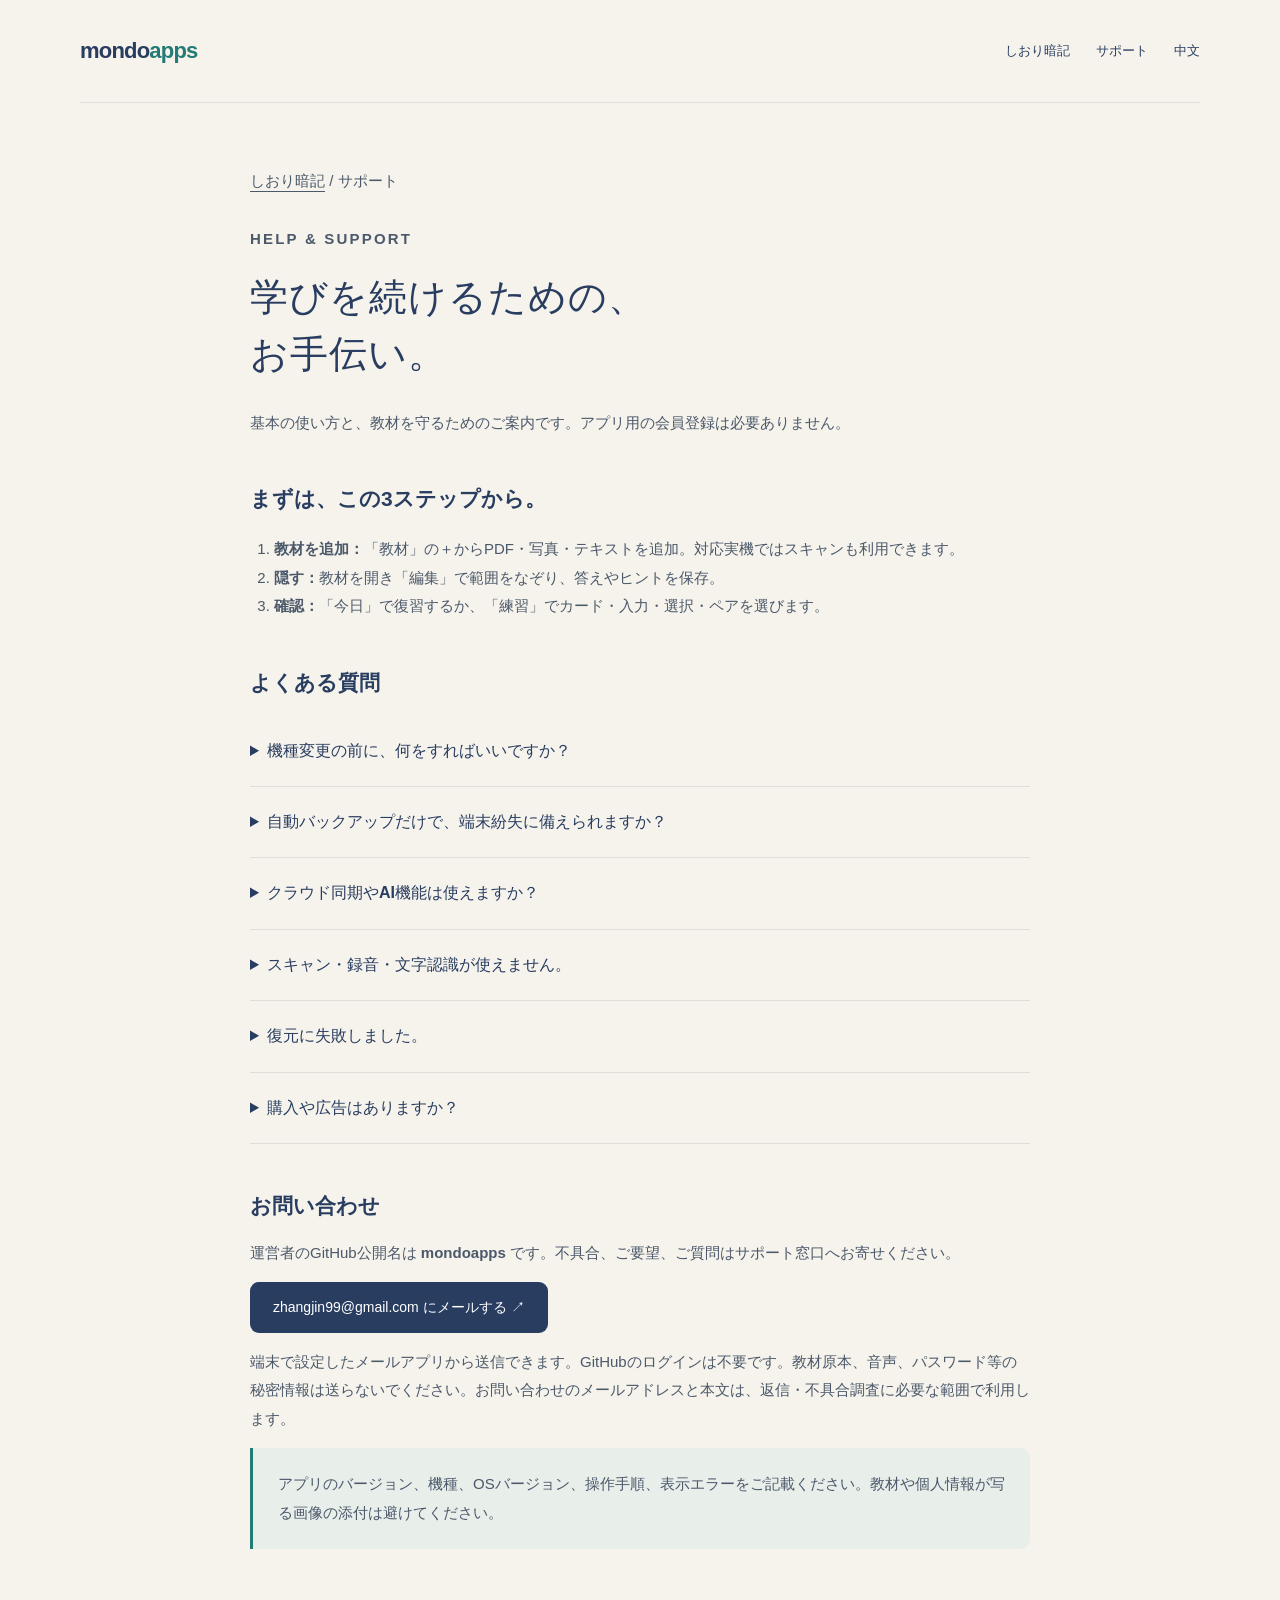
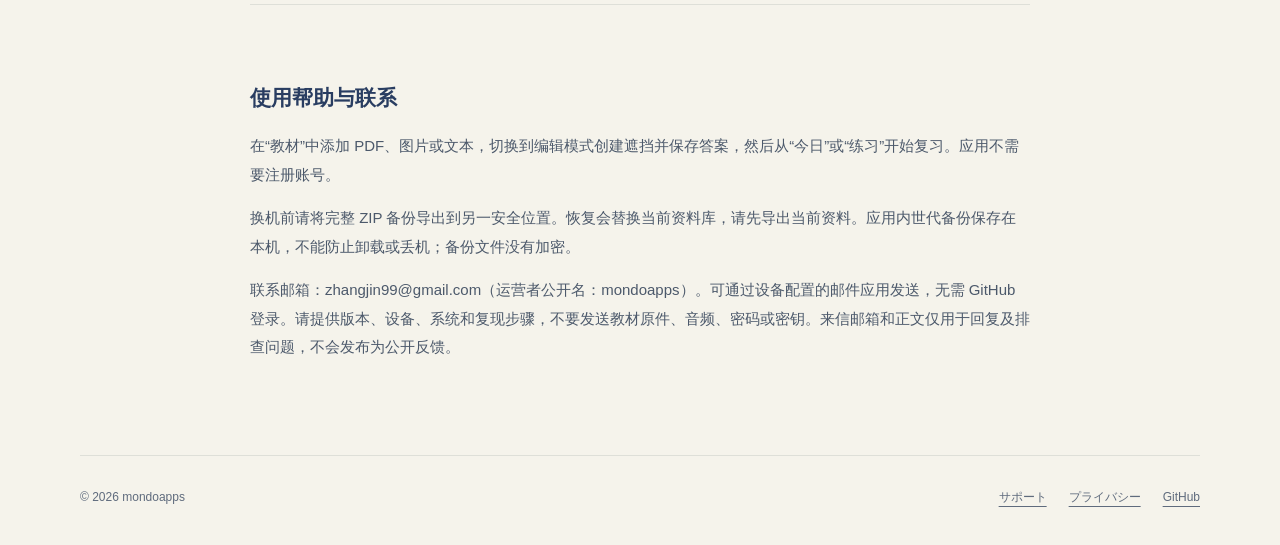
<file: shiori-study/support.html>
<!doctype html><html lang="ja"><head><meta charset="utf-8"><meta name="viewport" content="width=device-width,initial-scale=1"><title>サポート — しおり暗記 | mondoapps</title><meta name="description" content="しおり暗記の使い方、バックアップ・復元の注意点、お問い合わせ窓口。"><meta name="theme-color" content="#f5f3eb"><link rel="icon" href="../assets/shiori-study-icon.png"><link rel="stylesheet" href="../assets/site.css"><link rel="canonical" href="https://mondoapps.github.io/shiori-study/support.html"></head><body><div class="wrap"><header><a class="wordmark" href="../index.html">mondo<span>apps</span></a><nav aria-label="メイン"><a href="../shiori-study/">しおり暗記</a><a href="../shiori-study/support.html">サポート</a><a href="#zh" lang="zh-Hans">中文</a></nav></header><main class="document"><p class="crumb"><a href="./">しおり暗記</a> / サポート</p><p class="eyebrow">Help &amp; support</p><h1>学びを続けるための、<br>お手伝い。</h1><p>基本の使い方と、教材を守るためのご案内です。アプリ用の会員登録は必要ありません。</p><h2>まずは、この3ステップから。</h2><ol><li><strong>教材を追加：</strong>「教材」の＋からPDF・写真・テキストを追加。対応実機ではスキャンも利用できます。</li><li><strong>隠す：</strong>教材を開き「編集」で範囲をなぞり、答えやヒントを保存。</li><li><strong>確認：</strong>「今日」で復習するか、「練習」でカード・入力・選択・ペアを選びます。</li></ol><h2>よくある質問</h2><div class="faq"><details><summary>機種変更の前に、何をすればいいですか？</summary><p>設定からZIPバックアップを書き出し、元の端末以外の安全な場所に保存してください。移行先の対応版しおり暗記で「バックアップを復元」を選びます。復元は現在の資料庫を置き換えるため、移行先の資料も先に書き出してください。元の端末を消去する前に復元結果を確かめてください。</p></details><details><summary>自動バックアップだけで、端末紛失に備えられますか？</summary><p>アプリ内の世代バックアップは端末内に保存され、アンインストールや端末紛失への備えにはなりません。別の場所へも書き出してください。バックアップは暗号化されていないため、保存先と共有相手に注意してください。</p></details><details><summary>クラウド同期やAI機能は使えますか？</summary><p>現在は、開発者のクラウド同期・共同編集・外部AI処理を提供していません。ファイルアプリを通じたiCloud Drive等への手動保存は、自動同期とは異なります。</p></details><details><summary>スキャン・録音・文字認識が使えません。</summary><p>カメラ・マイクは対応実機と許可が必要です。設定アプリで権限をご確認ください。文字認識は端末内で行われ、画質やレイアウトにより精度が変わります。写真・ファイルの取り込みや、手動マーカーも利用できます。</p></details><details><summary>復元に失敗しました。</summary><p>元のバックアップを上書きせずに保管してください。破損・不足・非対応のファイルは復元できない場合があります。ファイル全体のコピーと対応版の形式をご確認ください。現在の資料庫も先に書き出して保護してください。</p></details><details><summary>購入や広告はありますか？</summary><p>現在の提供機能には広告・アプリ内購入・有料クラウドサービスはありません。将来追加する場合は、機能・条件・費用を別途ご案内します。</p></details></div><h2>お問い合わせ</h2><p>運営者のGitHub公開名は <strong>mondoapps</strong> です。不具合、ご要望、ご質問はサポート窓口へお寄せください。</p><p><a class="button" href="mailto:zhangjin99@gmail.com">zhangjin99@gmail.com にメールする ↗</a></p><p class="small">端末で設定したメールアプリから送信できます。GitHubのログインは不要です。教材原本、音声、パスワード等の秘密情報は送らないでください。お問い合わせのメールアドレスと本文は、返信・不具合調査に必要な範囲で利用します。</p><div class="notice"><p>アプリのバージョン、機種、OSバージョン、操作手順、表示エラーをご記載ください。教材や個人情報が写る画像の添付は避けてください。</p></div><div class="zh" id="zh" lang="zh-Hans"><h2>使用帮助与联系</h2><p>在“教材”中添加 PDF、图片或文本，切换到编辑模式创建遮挡并保存答案，然后从“今日”或“练习”开始复习。应用不需要注册账号。</p><p>换机前请将完整 ZIP 备份导出到另一安全位置。恢复会替换当前资料库，请先导出当前资料。应用内世代备份保存在本机，不能防止卸载或丢机；备份文件没有加密。</p><p>联系邮箱：zhangjin99@gmail.com（运营者公开名：mondoapps）。可通过设备配置的邮件应用发送，无需 GitHub 登录。请提供版本、设备、系统和复现步骤，不要发送教材原件、音频、密码或密钥。来信邮箱和正文仅用于回复及排查问题，不会发布为公开反馈。</p></div></main><footer class="footer"><span>© 2026 mondoapps</span><div class="footer-links"><a href="../shiori-study/support.html">サポート</a><a href="../shiori-study/privacy.html">プライバシー</a><a href="https://github.com/mondoapps" rel="noopener noreferrer">GitHub</a></div></footer></div></body></html>
</file>
<file: assets/site.css>
@charset "UTF-8";
:root{color-scheme:light;--paper:#f5f3eb;--ink:#293d61;--muted:#5f6b7d;--teal:#247b75;--line:#dedfd8;--white:#fffef9;--soft:#e8eeea}*{box-sizing:border-box}html{scroll-behavior:smooth}body{margin:0;background:var(--paper);color:var(--ink);font:16px/1.9 -apple-system,BlinkMacSystemFont,"Hiragino Kaku Gothic ProN","Yu Gothic",sans-serif}a{color:inherit;text-underline-offset:5px}a:hover{color:var(--teal)}a:focus-visible,summary:focus-visible{outline:3px solid var(--teal);outline-offset:5px}.wrap{width:min(1120px,calc(100% - 64px));margin:auto}header{display:flex;align-items:center;justify-content:space-between;gap:24px;padding:30px 0;border-bottom:1px solid var(--line)}.wordmark{font-size:22px;letter-spacing:-.8px;text-decoration:none;font-weight:650}.wordmark span{color:var(--teal)}nav{display:flex;gap:26px;font-size:13px}nav a{text-decoration:none}.eyebrow{font-size:11px;letter-spacing:2.2px;text-transform:uppercase;color:var(--teal);font-weight:700}.hero{padding:85px 0 75px;display:grid;grid-template-columns:1.5fr 1fr;gap:85px;align-items:center}h1,h2,h3,p{margin-top:0}h1{font-family:"Hiragino Mincho ProN","Yu Mincho",serif;font-size:clamp(35px,4.4vw,60px);line-height:1.5;font-weight:500;letter-spacing:.025em;margin-bottom:26px}.lead{max-width:570px;color:var(--muted);font-size:17px}.app-art{display:grid;place-items:center;position:relative;padding:44px;background:#e6eae2;border-radius:48% 48% 44% 44%;aspect-ratio:1}.app-art:after{content:"";position:absolute;inset:18px;border:1px solid #b9cbbd;border-radius:46%}.app-art img{width:67%;height:auto;border-radius:24%;box-shadow:0 24px 48px #293d6126;z-index:1}.button{display:inline-block;padding:12px 23px;border-radius:9px;background:var(--ink);color:white;text-decoration:none;font-size:14px}.button:hover{background:#1b5f5a;color:white}.button.secondary{background:transparent;border:1px solid var(--line);color:var(--ink)}.actions{display:flex;flex-wrap:wrap;gap:14px;align-items:center;margin-top:30px}.section{padding:52px 0 68px;border-top:1px solid var(--line)}.section-top{display:flex;justify-content:space-between;align-items:baseline;gap:24px;margin-bottom:30px}.section-top h2{margin:0;font-size:26px;font-weight:550}.section-top p{font-size:13px;color:var(--muted);margin:0}.cards{display:grid;grid-template-columns:repeat(3,1fr);gap:18px}.card{padding:30px 26px;background:var(--white);border:1px solid #e4e5de;border-radius:14px}.card .number{font-size:12px;color:var(--teal);letter-spacing:2px}.card h3{font-size:18px;font-weight:550;margin:18px 0 12px}.card p{font-size:14px;color:var(--muted);margin:0}.product{display:grid;grid-template-columns:100px 1fr auto;gap:26px;align-items:center;padding:34px;background:var(--white);border:1px solid var(--line);border-radius:16px}.product img{width:100px;height:auto;aspect-ratio:1;border-radius:24px}.product h3{font-size:23px;margin:0 0 5px}.product p{font-size:14px;color:var(--muted);margin:0}.badge{display:inline-block;font-size:11px;letter-spacing:.05em;color:var(--teal);border:1px solid #a8c8be;background:#edf4ee;border-radius:20px;padding:2px 11px;margin-bottom:16px}.notice{background:var(--soft);border-left:3px solid var(--teal);border-radius:0 10px 10px 0;padding:22px 25px;color:#40564f;font-size:14px}.notice p:last-child{margin-bottom:0}.document{max-width:780px;padding:64px 0 78px;margin:auto}.document h1{font-size:38px;line-height:1.5}.document h2{font-size:21px;font-weight:600;margin:42px 0 13px}.document p,.document li{color:#4c596b;font-size:15px}.document ul,.document ol{padding-left:24px}.date{font-size:12px;color:var(--muted)}.crumb{font-size:13px;margin-bottom:30px}.faq details{border-bottom:1px solid var(--line);padding:20px 0}.faq summary{cursor:pointer;font-weight:550;font-size:16px}.faq details p{margin:14px 0 0}.zh{margin-top:55px;padding-top:32px;border-top:1px solid var(--line)}.zh h2{font-family:"Songti SC","Noto Serif CJK SC",serif}.footer{padding:30px 0 36px;display:flex;justify-content:space-between;align-items:center;gap:20px;border-top:1px solid var(--line);font-size:12px;color:var(--muted)}.footer-links{display:flex;flex-wrap:wrap;gap:22px}.small{font-size:12px;color:var(--muted)}@media(max-width:760px){.wrap{width:calc(100% - 36px)}header{padding:23px 0;gap:15px}nav{gap:15px;font-size:12px}.hero{padding:54px 0 50px;gap:35px;grid-template-columns:1fr}.hero h1{font-size:37px}.hero .app-art{width:235px;margin:auto;grid-row:1;padding:25px}.lead{font-size:15px}.cards{grid-template-columns:1fr}.section{padding:36px 0 43px}.section-top{display:block}.section-top p{margin-top:8px}.product{grid-template-columns:72px 1fr;padding:23px;gap:18px}.product img{width:72px;border-radius:18px}.product .button{grid-column:1 / -1;text-align:center}.product h3{font-size:21px}.document{padding-top:42px}.document h1{font-size:30px}.footer{align-items:flex-start;flex-direction:column}.notice{padding:18px 20px}}@media(prefers-reduced-motion:reduce){html{scroll-behavior:auto}}
</file>
<file: genbacho/assets/style.css>
*{box-sizing:border-box}html{color-scheme:light}body{margin:0;background:#f6f4ed;color:#193d3b;font:16px/1.85 -apple-system,BlinkMacSystemFont,"Hiragino Sans","Yu Gothic",sans-serif}a{color:#12665c;text-underline-offset:.2em}a:focus-visible{outline:3px solid #e3a84e;outline-offset:4px}header{background:#103d38;color:#fffdf3}header .wrap{padding:26px 24px}header a{color:#fffdf3;text-decoration:none}.brand{font-size:26px;font-weight:750;letter-spacing:.12em}nav{display:flex;gap:22px;flex-wrap:wrap;font-size:14px;margin-top:12px}.wrap{max-width:880px;margin:auto;padding:32px 24px}article{background:#fffdf8;padding:34px;border:1px solid #deded0;border-radius:16px}h1{font-size:28px;line-height:1.55;margin:0 0 22px;letter-spacing:.02em}h2{font-size:20px;line-height:1.6;margin:36px 0 12px;padding-top:8px;border-top:1px solid #e3e5db}p{margin:0 0 18px;overflow-wrap:anywhere}ul,ol{padding-left:1.4em;margin:16px 0 24px}li{margin:8px 0}.eyebrow{font-size:13px;color:#65746c}.cards{display:grid;grid-template-columns:repeat(auto-fit,minmax(210px,1fr));gap:16px;margin-top:24px}.card{padding:22px;background:#eef2e9;border-radius:12px}.card h2{margin:0 0 10px;padding:0;border:0}.card p{font-size:14px}.note{font-size:14px;color:#66736b}footer{font-size:13px;color:#62716b;padding:28px 0 12px}@media(max-width:540px){.wrap{padding:24px 16px}article{padding:24px 20px}h1{font-size:24px}header .wrap{padding:22px 16px}}
</file>
